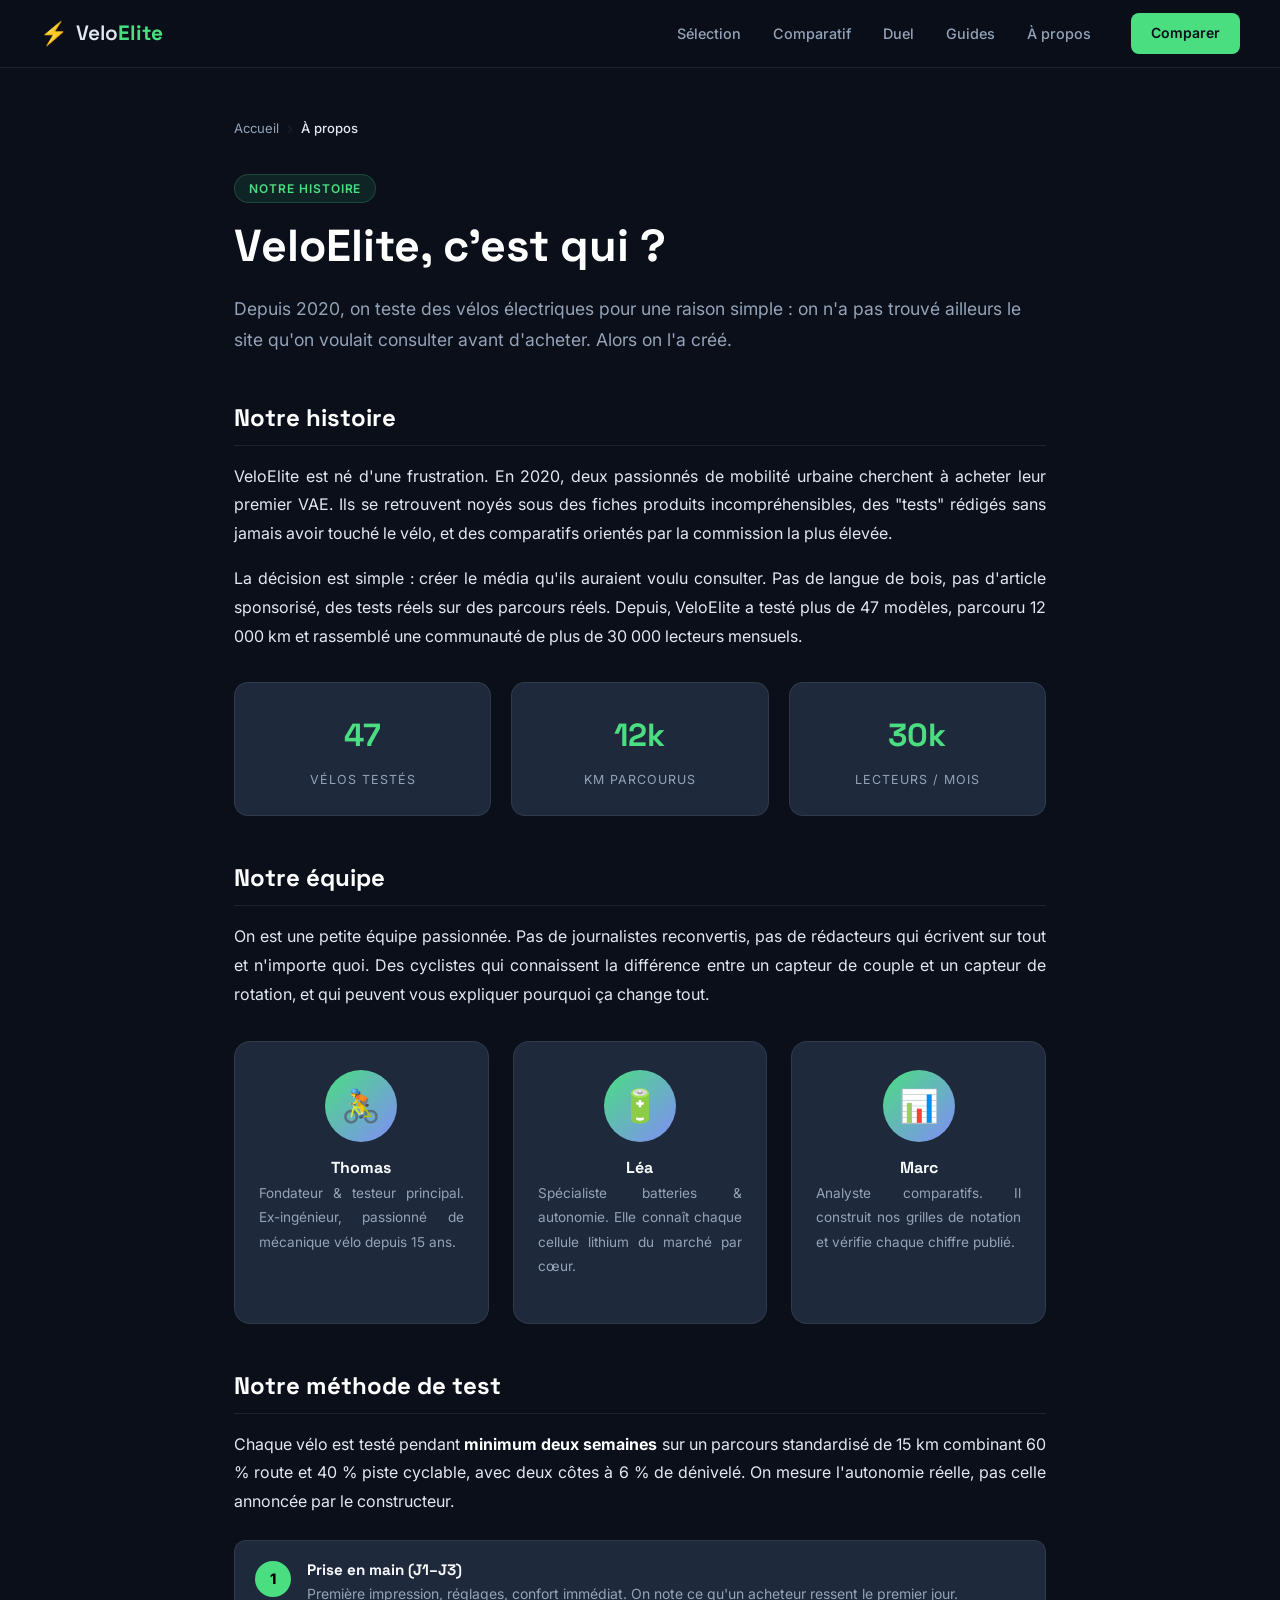
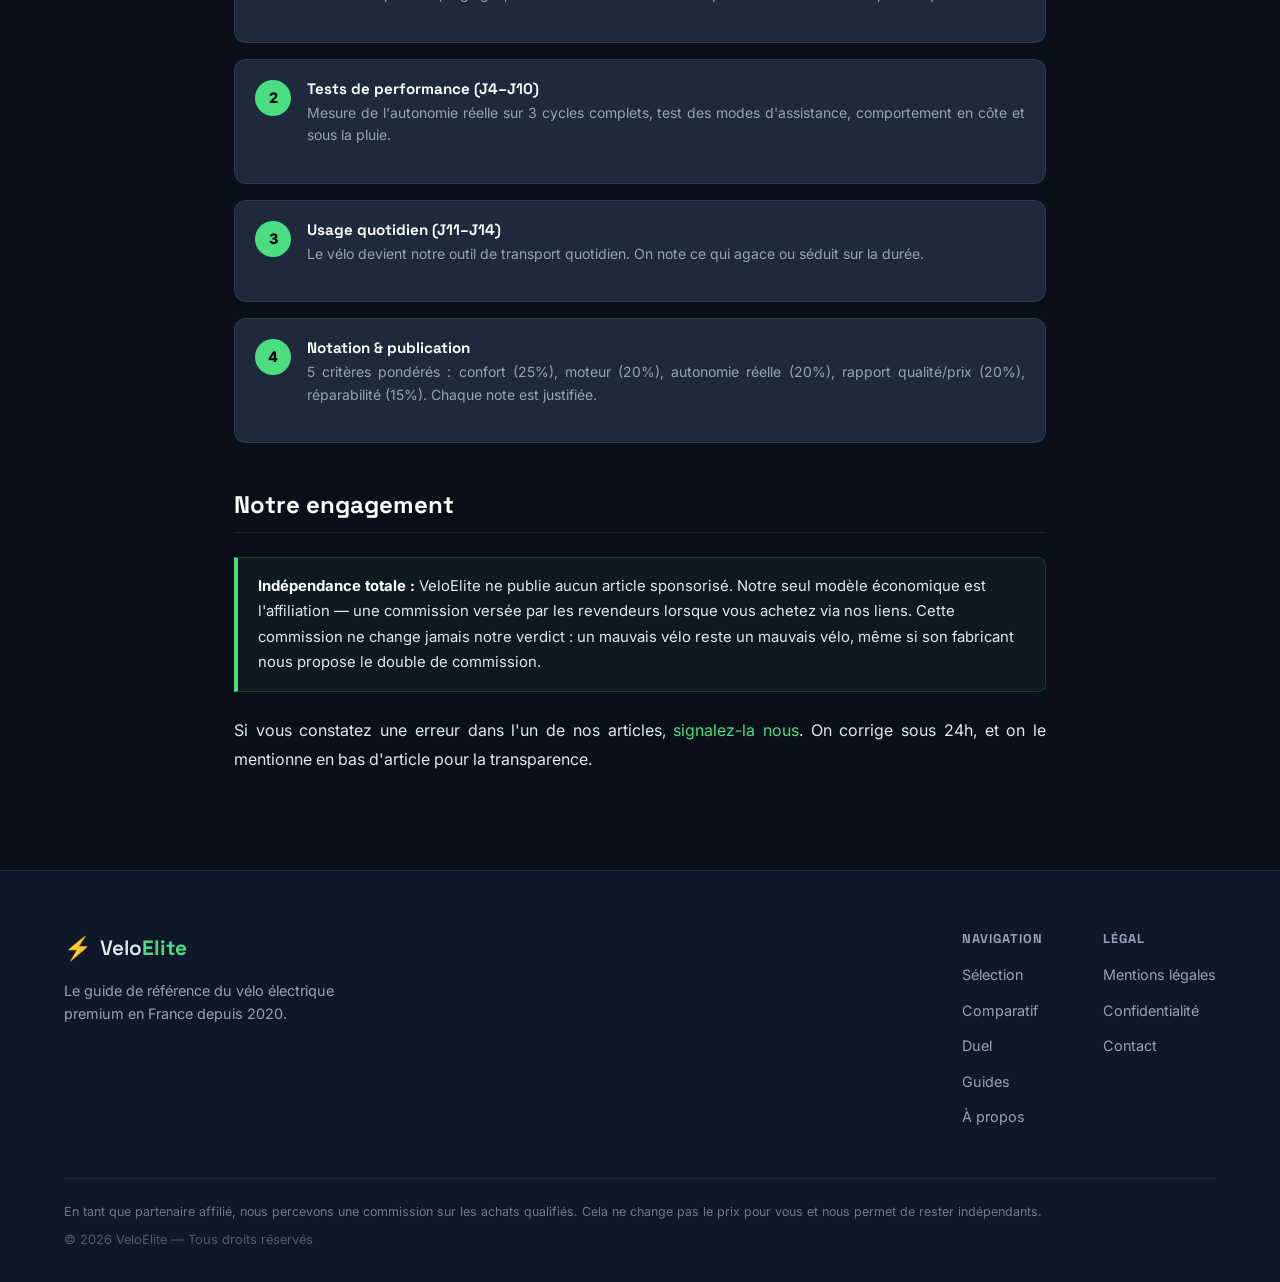
<file: a-propos.html>
<!DOCTYPE html>
<html lang="fr">
<head>
  <meta charset="UTF-8" />
  <meta name="viewport" content="width=device-width, initial-scale=1.0" />
  <title>À propos — VeloElite</title>
  <meta name="description" content="Qui sommes-nous ? L'histoire de VeloElite, notre méthode de test et notre engagement pour l'indépendance éditoriale." />
  <meta property="og:title" content="À propos de VeloElite" />
  <meta property="og:description" content="Qui sommes-nous ? L'histoire de VeloElite, notre méthode de test et notre engagement pour l'indépendance éditoriale." />
  <meta property="og:type" content="website" />
  <meta property="og:locale" content="fr_FR" />
  <meta property="og:image" content="https://images.unsplash.com/photo-1558618666-fcd25c85cd64?w=1200&q=80" />
  <meta name="twitter:card" content="summary_large_image" />
  <link rel="preconnect" href="https://fonts.googleapis.com" />
  <link href="https://fonts.googleapis.com/css2?family=Inter:wght@300;400;500;600;700;800;900&family=Space+Grotesk:wght@400;500;600;700&display=swap" rel="stylesheet" />
  <link rel="stylesheet" href="style.css" />
  <link rel="stylesheet" href="article.css" />
  <link rel="canonical" href="https://veloelite.fr/a-propos.html" />
  <!-- Google Analytics GA4 -->
  <script async src="https://www.googletagmanager.com/gtag/js?id=G-XXXXXXXXXX"></script>
  <script>
    window.dataLayer = window.dataLayer || [];
    function gtag(){dataLayer.push(arguments);}
    gtag('js', new Date());
    gtag('config', 'G-XXXXXXXXXX');
  </script>
  <style>
    .about-team {
      display: grid;
      grid-template-columns: repeat(auto-fit, minmax(220px, 1fr));
      gap: 24px;
      margin: 32px 0;
    }
    .team-card {
      background: var(--surface, #1e293b);
      border: 1px solid var(--border);
      border-radius: 16px;
      padding: 28px 24px;
      text-align: center;
      transition: border-color 0.25s;
    }
    .team-card:hover { border-color: var(--green); }
    .team-avatar {
      width: 72px; height: 72px;
      border-radius: 50%;
      background: linear-gradient(135deg, var(--green), var(--purple));
      display: flex; align-items: center; justify-content: center;
      font-size: 2rem;
      margin: 0 auto 16px;
    }
    .team-card h4 { font-size: 1rem; font-weight: 700; color: var(--text-bright, #f8fafc); margin-bottom: 4px; }
    .team-card p { font-size: 0.85rem; color: var(--muted); }
    .method-steps { display: flex; flex-direction: column; gap: 16px; margin: 24px 0; }
    .method-step {
      display: flex; align-items: flex-start; gap: 16px;
      background: var(--surface, #1e293b);
      border: 1px solid var(--border);
      border-radius: 12px;
      padding: 20px;
    }
    .step-num {
      min-width: 36px; height: 36px;
      background: var(--green); color: #000;
      border-radius: 50%;
      display: flex; align-items: center; justify-content: center;
      font-weight: 800; font-size: 0.9rem;
      flex-shrink: 0;
    }
    .method-step h4 { font-size: 0.95rem; font-weight: 700; color: var(--text-bright, #f8fafc); margin-bottom: 4px; }
    .method-step p { font-size: 0.875rem; color: var(--muted); text-align: justify; line-height: 1.6; }
    .stat-grid {
      display: grid;
      grid-template-columns: repeat(3, 1fr);
      gap: 20px;
      margin: 32px 0;
      text-align: center;
    }
    .stat-box {
      background: var(--surface, #1e293b);
      border: 1px solid var(--border);
      border-radius: 14px;
      padding: 24px 16px;
    }
    .stat-box .num { font-size: 2rem; font-weight: 800; color: var(--green); font-family: 'Space Grotesk', sans-serif; }
    .stat-box .lbl { font-size: 0.78rem; color: var(--muted); text-transform: uppercase; letter-spacing: 0.08em; margin-top: 4px; }
    @media (max-width: 500px) { .stat-grid { grid-template-columns: 1fr; } }
  </style>
  <link rel="manifest" href="/manifest.json" />
  <meta name="theme-color" content="#4ade80" />
  <meta name="apple-mobile-web-app-capable" content="yes" />
  <meta name="apple-mobile-web-app-status-bar-style" content="black-translucent" />
</head>
<body>

  <nav class="nav scrolled" id="nav">
    <div class="nav-inner">
      <a href="index.html" class="logo">
        <span class="logo-icon">⚡</span>
        <span>Velo<strong>Elite</strong></span>
      </a>
      <ul class="nav-links">
        <li><a href="index.html#selection">Sélection</a></li>
        <li><a href="index.html#comparatif">Comparatif</a></li>
        <li><a href="index.html#duel">Duel</a></li>
        <li><a href="index.html#guides">Guides</a></li>
        <li><a href="a-propos.html">À propos</a></li>
      </ul>
      <a href="index.html#comparatif" class="nav-cta">Comparer</a>
    </div>
  </nav>

  <main class="article-main">
    <div class="article-container" style="max-width: 860px;">

      <nav class="breadcrumb" aria-label="Fil d'ariane">
        <a href="index.html">Accueil</a>
        <span class="breadcrumb-sep">›</span>
        <span class="breadcrumb-current">À propos</span>
      </nav>

      <header class="article-header">
        <span class="article-tag">Notre histoire</span>
        <h1>VeloElite, c'est qui ?</h1>
        <p class="article-intro">Depuis 2020, on teste des vélos électriques pour une raison simple : on n'a pas trouvé ailleurs le site qu'on voulait consulter avant d'acheter. Alors on l'a créé.</p>
      </header>

      <div class="article-body">

        <h2>Notre histoire</h2>
        <p>VeloElite est né d'une frustration. En 2020, deux passionnés de mobilité urbaine cherchent à acheter leur premier VAE. Ils se retrouvent noyés sous des fiches produits incompréhensibles, des "tests" rédigés sans jamais avoir touché le vélo, et des comparatifs orientés par la commission la plus élevée.</p>
        <p>La décision est simple : créer le média qu'ils auraient voulu consulter. Pas de langue de bois, pas d'article sponsorisé, des tests réels sur des parcours réels. Depuis, VeloElite a testé plus de 47 modèles, parcouru 12 000 km et rassemblé une communauté de plus de 30 000 lecteurs mensuels.</p>

        <div class="stat-grid">
          <div class="stat-box"><div class="num">47</div><div class="lbl">Vélos testés</div></div>
          <div class="stat-box"><div class="num">12k</div><div class="lbl">Km parcourus</div></div>
          <div class="stat-box"><div class="num">30k</div><div class="lbl">Lecteurs / mois</div></div>
        </div>

        <h2>Notre équipe</h2>
        <p>On est une petite équipe passionnée. Pas de journalistes reconvertis, pas de rédacteurs qui écrivent sur tout et n'importe quoi. Des cyclistes qui connaissent la différence entre un capteur de couple et un capteur de rotation, et qui peuvent vous expliquer pourquoi ça change tout.</p>

        <div class="about-team">
          <div class="team-card">
            <div class="team-avatar">🚴</div>
            <h4>Thomas</h4>
            <p>Fondateur & testeur principal. Ex-ingénieur, passionné de mécanique vélo depuis 15 ans.</p>
          </div>
          <div class="team-card">
            <div class="team-avatar">🔋</div>
            <h4>Léa</h4>
            <p>Spécialiste batteries & autonomie. Elle connaît chaque cellule lithium du marché par cœur.</p>
          </div>
          <div class="team-card">
            <div class="team-avatar">📊</div>
            <h4>Marc</h4>
            <p>Analyste comparatifs. Il construit nos grilles de notation et vérifie chaque chiffre publié.</p>
          </div>
        </div>

        <h2>Notre méthode de test</h2>
        <p>Chaque vélo est testé pendant <strong>minimum deux semaines</strong> sur un parcours standardisé de 15 km combinant 60 % route et 40 % piste cyclable, avec deux côtes à 6 % de dénivelé. On mesure l'autonomie réelle, pas celle annoncée par le constructeur.</p>

        <div class="method-steps">
          <div class="method-step">
            <div class="step-num">1</div>
            <div>
              <h4>Prise en main (J1–J3)</h4>
              <p>Première impression, réglages, confort immédiat. On note ce qu'un acheteur ressent le premier jour.</p>
            </div>
          </div>
          <div class="method-step">
            <div class="step-num">2</div>
            <div>
              <h4>Tests de performance (J4–J10)</h4>
              <p>Mesure de l'autonomie réelle sur 3 cycles complets, test des modes d'assistance, comportement en côte et sous la pluie.</p>
            </div>
          </div>
          <div class="method-step">
            <div class="step-num">3</div>
            <div>
              <h4>Usage quotidien (J11–J14)</h4>
              <p>Le vélo devient notre outil de transport quotidien. On note ce qui agace ou séduit sur la durée.</p>
            </div>
          </div>
          <div class="method-step">
            <div class="step-num">4</div>
            <div>
              <h4>Notation & publication</h4>
              <p>5 critères pondérés : confort (25%), moteur (20%), autonomie réelle (20%), rapport qualité/prix (20%), réparabilité (15%). Chaque note est justifiée.</p>
            </div>
          </div>
        </div>

        <h2>Notre engagement</h2>
        <div class="article-callout">
          <strong>Indépendance totale :</strong> VeloElite ne publie aucun article sponsorisé. Notre seul modèle économique est l'affiliation — une commission versée par les revendeurs lorsque vous achetez via nos liens. Cette commission ne change jamais notre verdict : un mauvais vélo reste un mauvais vélo, même si son fabricant nous propose le double de commission.
        </div>
        <p>Si vous constatez une erreur dans l'un de nos articles, <a href="contact.html" style="color:var(--green);">signalez-la nous</a>. On corrige sous 24h, et on le mentionne en bas d'article pour la transparence.</p>

      </div>
    </div>
  </main>

  <footer class="footer">
    <div class="container">
      <div class="footer-top">
        <div class="footer-brand">
          <a href="index.html" class="logo">
            <span class="logo-icon">⚡</span>
            <span>Velo<strong>Elite</strong></span>
          </a>
          <p>Le guide de référence du vélo électrique premium en France depuis 2020.</p>
        </div>
        <div class="footer-links">
          <div class="footer-col">
            <h5>Navigation</h5>
            <ul>
              <li><a href="index.html#selection">Sélection</a></li>
              <li><a href="index.html#comparatif">Comparatif</a></li>
              <li><a href="index.html#duel">Duel</a></li>
              <li><a href="index.html#guides">Guides</a></li>
              <li><a href="a-propos.html">À propos</a></li>
            </ul>
          </div>
          <div class="footer-col">
            <h5>Légal</h5>
            <ul>
              <li><a href="mentions-legales.html">Mentions légales</a></li>
              <li><a href="confidentialite.html">Confidentialité</a></li>
              <li><a href="contact.html">Contact</a></li>
            </ul>
          </div>
        </div>
      </div>
      <div class="footer-bottom">
        <p class="affiliate-note">En tant que partenaire affilié, nous percevons une commission sur les achats qualifiés. Cela ne change pas le prix pour vous et nous permet de rester indépendants.</p>
        <p class="copyright">© 2026 VeloElite — Tous droits réservés</p>
      </div>
    </div>
  </footer>

</body>
</html>
</file>
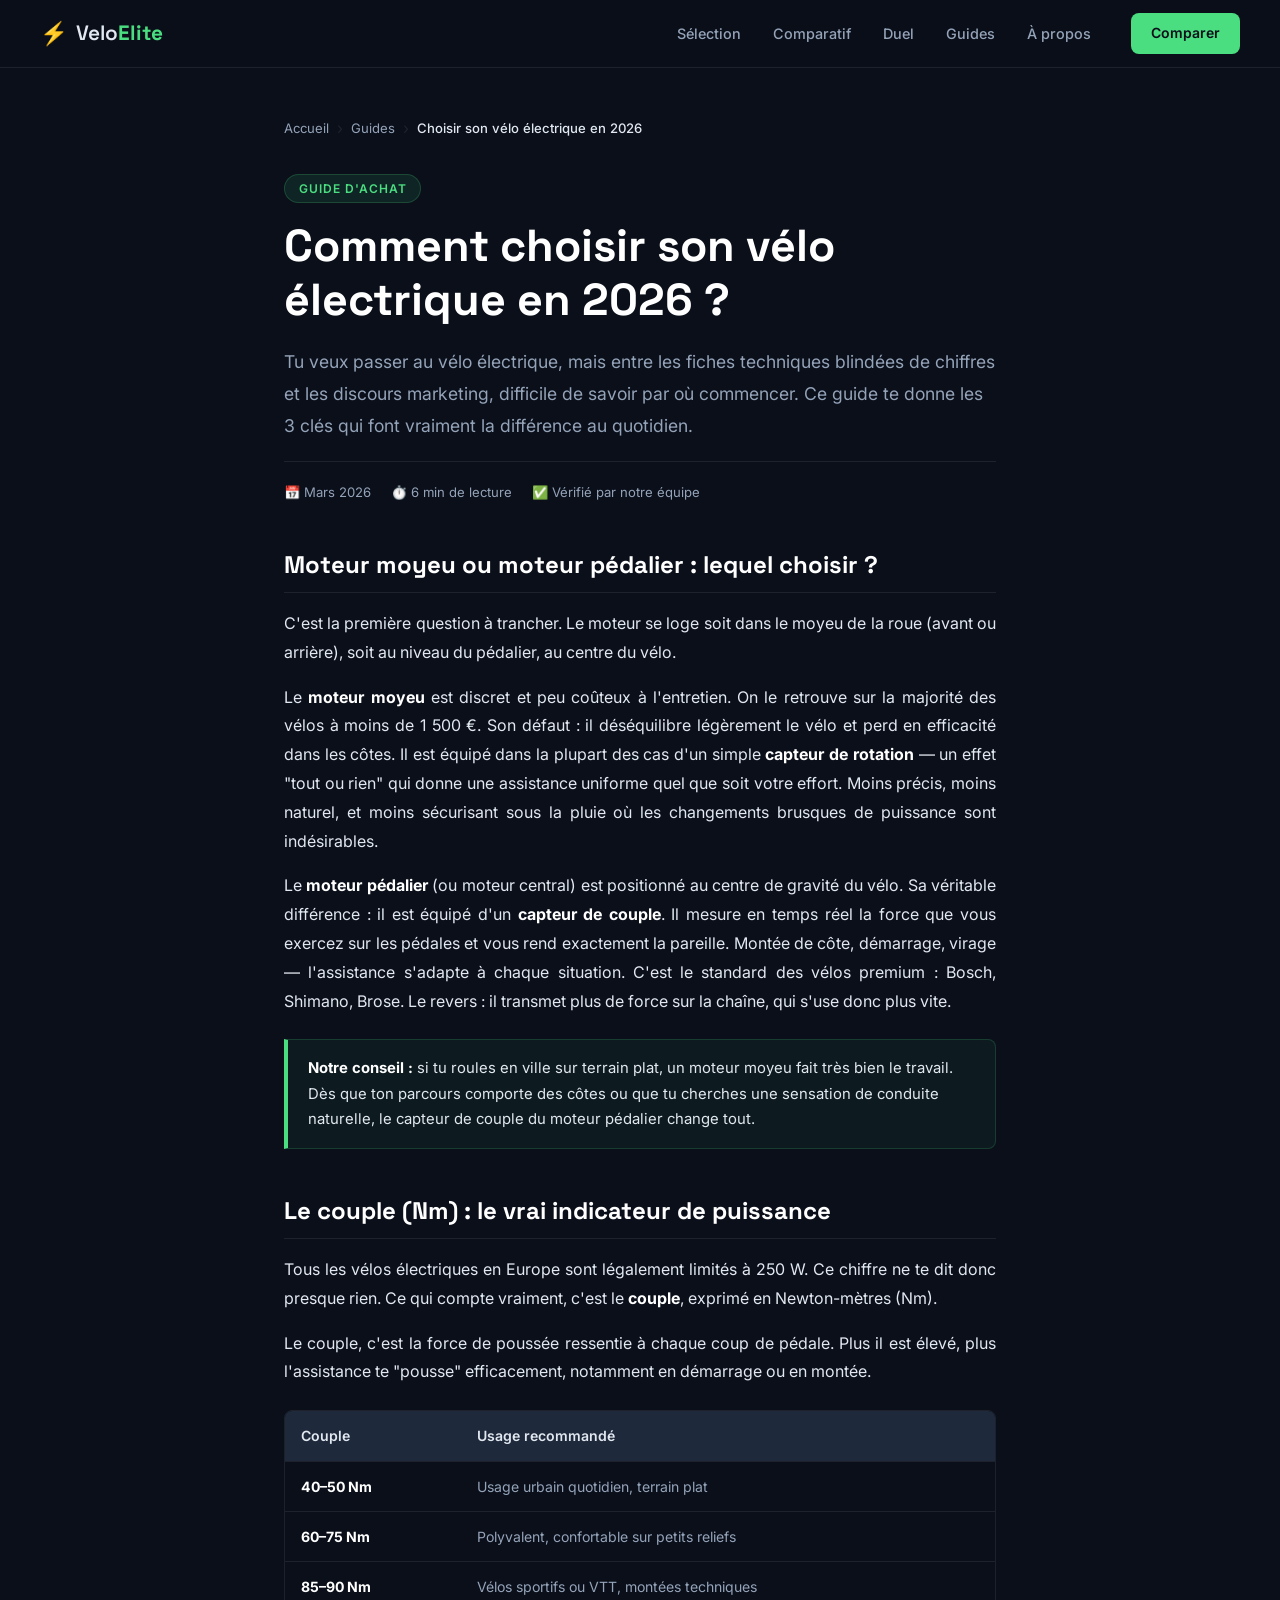
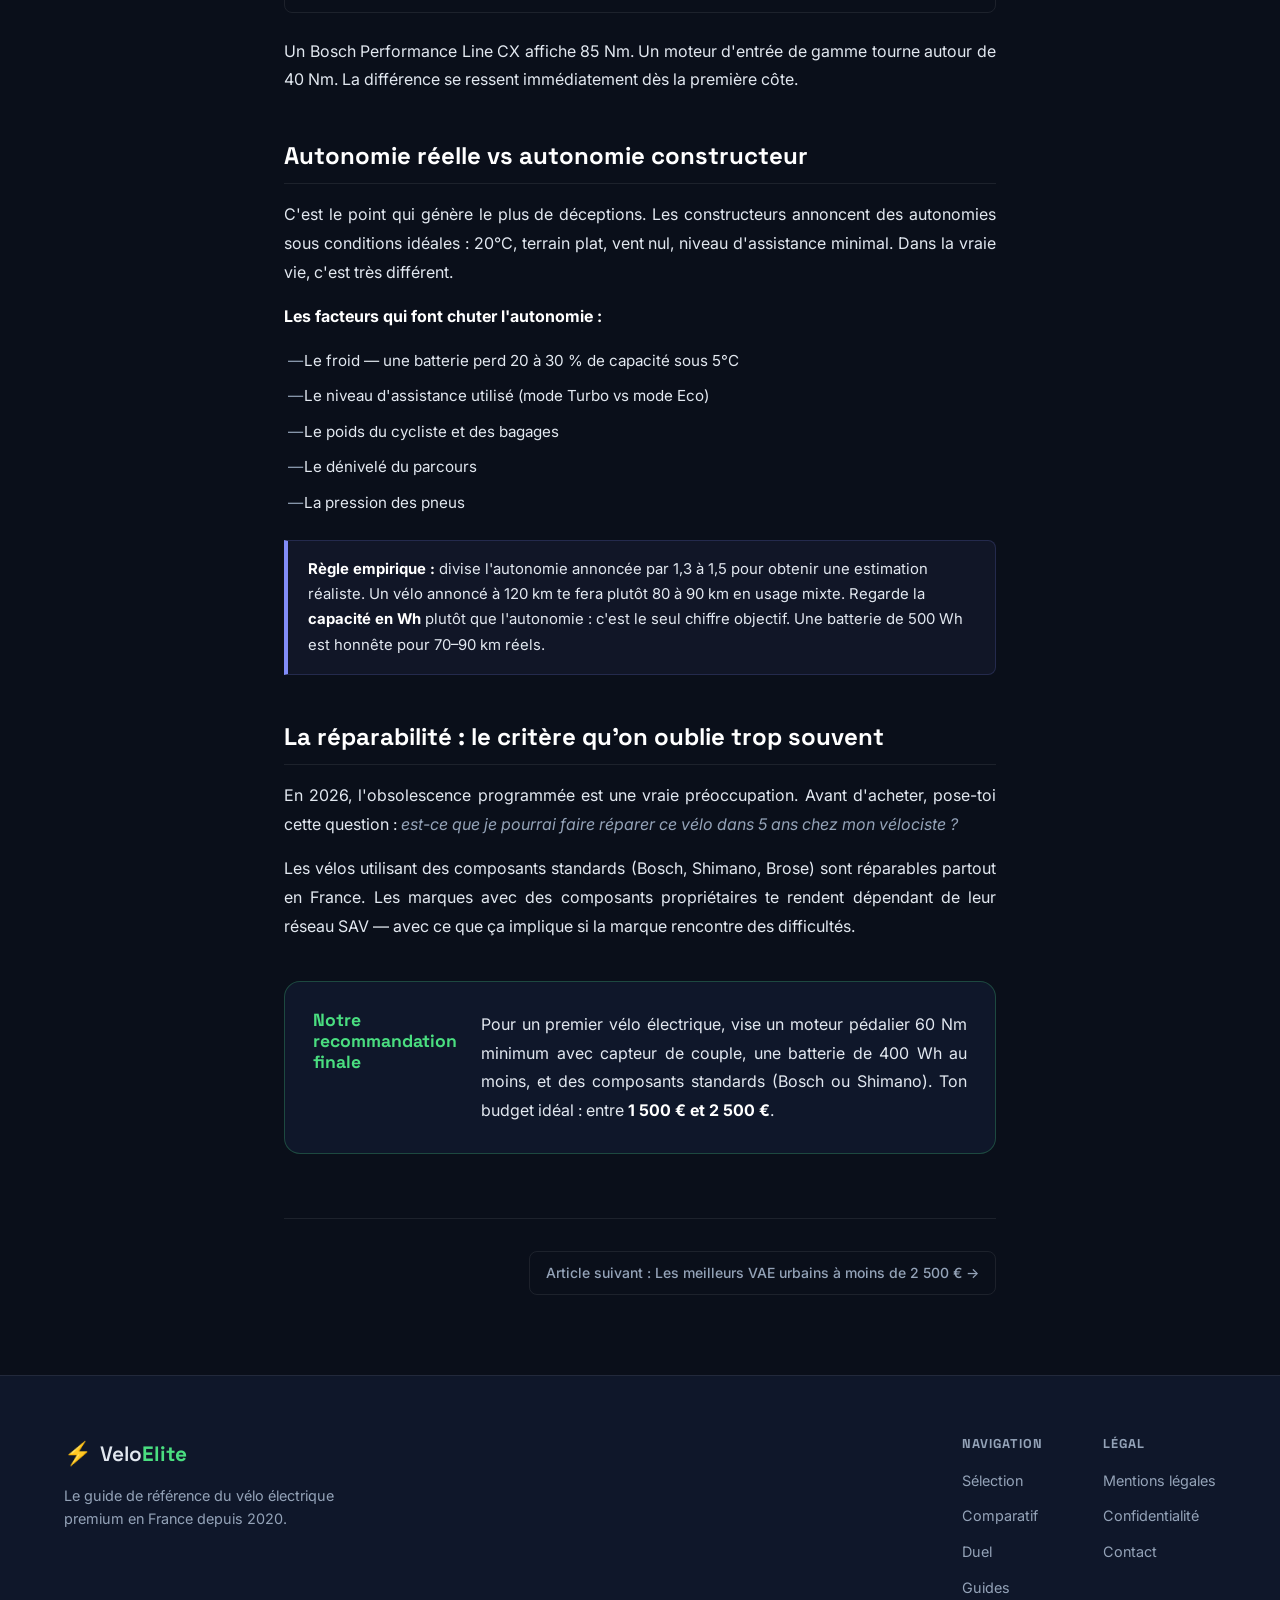
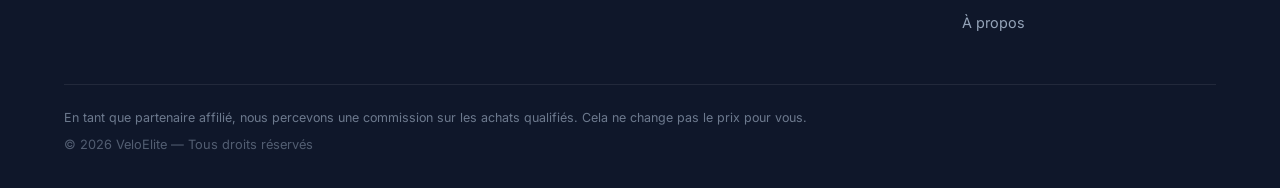
<file: article1.html>
<!DOCTYPE html>
<html lang="fr">
<head>
  <meta charset="UTF-8" />
  <meta name="viewport" content="width=device-width, initial-scale=1.0" />
  <title>Comment choisir son vélo électrique en 2026 ? — VeloElite</title>
  <meta name="description" content="Guide complet pour choisir son VAE en 2026 : moteur moyeu vs pédalier, couple, autonomie réelle. Tout ce qu'il faut savoir avant d'acheter." />
  <link rel="preconnect" href="https://fonts.googleapis.com" />
  <link href="https://fonts.googleapis.com/css2?family=Inter:wght@300;400;500;600;700;800;900&family=Space+Grotesk:wght@400;500;600;700&display=swap" rel="stylesheet" />
  <link rel="stylesheet" href="style.css" />
  <link rel="stylesheet" href="article.css" />
  <!-- Open Graph -->
  <meta property="og:title" content="Comment choisir son vélo électrique en 2026 ? — VeloElite" />
  <meta property="og:description" content="Guide complet : moteur moyeu vs pédalier, couple, autonomie réelle. Tout pour choisir son VAE." />
  <meta property="og:type" content="article" />
  <meta property="og:locale" content="fr_FR" />
  <meta property="og:image" content="https://images.unsplash.com/photo-1558618666-fcd25c85cd64?w=1200&q=80" />
  <meta name="twitter:card" content="summary_large_image" />
  <meta name="twitter:title" content="Comment choisir son vélo électrique en 2026 ? — VeloElite" />
  <meta name="twitter:description" content="Guide complet : moteur moyeu vs pédalier, couple, autonomie réelle. Tout pour choisir son VAE." />
  <link rel="canonical" href="https://veloelite.fr/article1.html" />
  <!-- Google Analytics GA4 -->
  <script async src="https://www.googletagmanager.com/gtag/js?id=G-XXXXXXXXXX"></script>
  <script>
    window.dataLayer = window.dataLayer || [];
    function gtag(){dataLayer.push(arguments);}
    gtag('js', new Date());
    gtag('config', 'G-XXXXXXXXXX');
  </script>
  <link rel="manifest" href="/manifest.json" />
  <meta name="theme-color" content="#4ade80" />
  <meta name="apple-mobile-web-app-capable" content="yes" />
  <meta name="apple-mobile-web-app-status-bar-style" content="black-translucent" />
</head>
<body>

  <nav class="nav scrolled" id="nav">
    <div class="nav-inner">
      <a href="index.html" class="logo">
        <span class="logo-icon">⚡</span>
        <span>Velo<strong>Elite</strong></span>
      </a>
      <ul class="nav-links">
        <li><a href="index.html#selection">Sélection</a></li>
        <li><a href="index.html#comparatif">Comparatif</a></li>
        <li><a href="index.html#duel">Duel</a></li>
        <li><a href="index.html#guides">Guides</a></li>
        <li><a href="a-propos.html">À propos</a></li>
      </ul>
      <a href="index.html#comparatif" class="nav-cta">Comparer</a>
    </div>
  </nav>

  <main class="article-main">
    <div class="article-container">

      <nav class="breadcrumb" aria-label="Fil d'ariane">
        <a href="index.html">Accueil</a>
        <span class="breadcrumb-sep">›</span>
        <a href="index.html#articles">Guides</a>
        <span class="breadcrumb-sep">›</span>
        <span class="breadcrumb-current">Choisir son vélo électrique en 2026</span>
      </nav>

      <header class="article-header">
        <span class="article-tag">Guide d'achat</span>
        <h1>Comment choisir son vélo électrique en 2026 ?</h1>
        <p class="article-intro">Tu veux passer au vélo électrique, mais entre les fiches techniques blindées de chiffres et les discours marketing, difficile de savoir par où commencer. Ce guide te donne les 3 clés qui font vraiment la différence au quotidien.</p>
        <div class="article-meta">
          <span>📅 Mars 2026</span>
          <span>⏱️ 6 min de lecture</span>
          <span>✅ Vérifié par notre équipe</span>
        </div>
      </header>

      <div class="article-body">

        <h2>Moteur moyeu ou moteur pédalier : lequel choisir ?</h2>
        <p>C'est la première question à trancher. Le moteur se loge soit dans le moyeu de la roue (avant ou arrière), soit au niveau du pédalier, au centre du vélo.</p>

        <p>Le <strong>moteur moyeu</strong> est discret et peu coûteux à l'entretien. On le retrouve sur la majorité des vélos à moins de 1 500 €. Son défaut : il déséquilibre légèrement le vélo et perd en efficacité dans les côtes. Il est équipé dans la plupart des cas d'un simple <strong>capteur de rotation</strong> — un effet "tout ou rien" qui donne une assistance uniforme quel que soit votre effort. Moins précis, moins naturel, et moins sécurisant sous la pluie où les changements brusques de puissance sont indésirables.</p>

        <p>Le <strong>moteur pédalier</strong> (ou moteur central) est positionné au centre de gravité du vélo. Sa véritable différence : il est équipé d'un <strong>capteur de couple</strong>. Il mesure en temps réel la force que vous exercez sur les pédales et vous rend exactement la pareille. Montée de côte, démarrage, virage — l'assistance s'adapte à chaque situation. C'est le standard des vélos premium : Bosch, Shimano, Brose. Le revers : il transmet plus de force sur la chaîne, qui s'use donc plus vite.</p>

        <div class="article-callout">
          <strong>Notre conseil :</strong> si tu roules en ville sur terrain plat, un moteur moyeu fait très bien le travail. Dès que ton parcours comporte des côtes ou que tu cherches une sensation de conduite naturelle, le capteur de couple du moteur pédalier change tout.
        </div>

        <h2>Le couple (Nm) : le vrai indicateur de puissance</h2>
        <p>Tous les vélos électriques en Europe sont légalement limités à 250 W. Ce chiffre ne te dit donc presque rien. Ce qui compte vraiment, c'est le <strong>couple</strong>, exprimé en Newton-mètres (Nm).</p>
        <p>Le couple, c'est la force de poussée ressentie à chaque coup de pédale. Plus il est élevé, plus l'assistance te "pousse" efficacement, notamment en démarrage ou en montée.</p>

        <div class="article-table-wrapper">
          <table class="article-table">
            <thead>
              <tr><th>Couple</th><th>Usage recommandé</th></tr>
            </thead>
            <tbody>
              <tr><td><strong>40–50 Nm</strong></td><td>Usage urbain quotidien, terrain plat</td></tr>
              <tr><td><strong>60–75 Nm</strong></td><td>Polyvalent, confortable sur petits reliefs</td></tr>
              <tr><td><strong>85–90 Nm</strong></td><td>Vélos sportifs ou VTT, montées techniques</td></tr>
            </tbody>
          </table>
        </div>

        <p>Un Bosch Performance Line CX affiche 85 Nm. Un moteur d'entrée de gamme tourne autour de 40 Nm. La différence se ressent immédiatement dès la première côte.</p>

        <h2>Autonomie réelle vs autonomie constructeur</h2>
        <p>C'est le point qui génère le plus de déceptions. Les constructeurs annoncent des autonomies sous conditions idéales : 20°C, terrain plat, vent nul, niveau d'assistance minimal. Dans la vraie vie, c'est très différent.</p>

        <p><strong>Les facteurs qui font chuter l'autonomie :</strong></p>
        <ul class="article-list">
          <li>Le froid — une batterie perd 20 à 30 % de capacité sous 5°C</li>
          <li>Le niveau d'assistance utilisé (mode Turbo vs mode Eco)</li>
          <li>Le poids du cycliste et des bagages</li>
          <li>Le dénivelé du parcours</li>
          <li>La pression des pneus</li>
        </ul>

        <div class="article-callout callout-tip">
          <strong>Règle empirique :</strong> divise l'autonomie annoncée par 1,3 à 1,5 pour obtenir une estimation réaliste. Un vélo annoncé à 120 km te fera plutôt 80 à 90 km en usage mixte. Regarde la <strong>capacité en Wh</strong> plutôt que l'autonomie : c'est le seul chiffre objectif. Une batterie de 500 Wh est honnête pour 70–90 km réels.
        </div>

        <h2>La réparabilité : le critère qu'on oublie trop souvent</h2>
        <p>En 2026, l'obsolescence programmée est une vraie préoccupation. Avant d'acheter, pose-toi cette question : <em>est-ce que je pourrai faire réparer ce vélo dans 5 ans chez mon vélociste ?</em></p>
        <p>Les vélos utilisant des composants standards (Bosch, Shimano, Brose) sont réparables partout en France. Les marques avec des composants propriétaires te rendent dépendant de leur réseau SAV — avec ce que ça implique si la marque rencontre des difficultés.</p>

        <div class="article-verdict">
          <h3>Notre recommandation finale</h3>
          <p>Pour un premier vélo électrique, vise un moteur pédalier 60 Nm minimum avec capteur de couple, une batterie de 400 Wh au moins, et des composants standards (Bosch ou Shimano). Ton budget idéal : entre <strong>1 500 € et 2 500 €</strong>.</p>
        </div>

      </div>

      <div class="article-footer-links">
        <a href="article2.html" class="next-article">Article suivant : Les meilleurs VAE urbains à moins de 2 500 € →</a>
      </div>

    </div>
  </main>

  <footer class="footer">
    <div class="container">
      <div class="footer-top">
        <div class="footer-brand">
          <a href="index.html" class="logo">
            <span class="logo-icon">⚡</span>
            <span>Velo<strong>Elite</strong></span>
          </a>
          <p>Le guide de référence du vélo électrique premium en France depuis 2020.</p>
        </div>
        <div class="footer-links">
          <div class="footer-col">
            <h5>Navigation</h5>
            <ul>
              <li><a href="index.html#selection">Sélection</a></li>
              <li><a href="index.html#comparatif">Comparatif</a></li>
              <li><a href="index.html#duel">Duel</a></li>
              <li><a href="index.html#guides">Guides</a></li>
              <li><a href="a-propos.html">À propos</a></li>
            </ul>
          </div>
          <div class="footer-col">
            <h5>Légal</h5>
            <ul>
              <li><a href="mentions-legales.html">Mentions légales</a></li>
              <li><a href="confidentialite.html">Confidentialité</a></li>
              <li><a href="contact.html">Contact</a></li>
            </ul>
          </div>
        </div>
      </div>
      <div class="footer-bottom">
        <p class="affiliate-note">En tant que partenaire affilié, nous percevons une commission sur les achats qualifiés. Cela ne change pas le prix pour vous.</p>
        <p class="copyright">© 2026 VeloElite — Tous droits réservés</p>
      </div>
    </div>
  </footer>

</body>
</html>
</file>
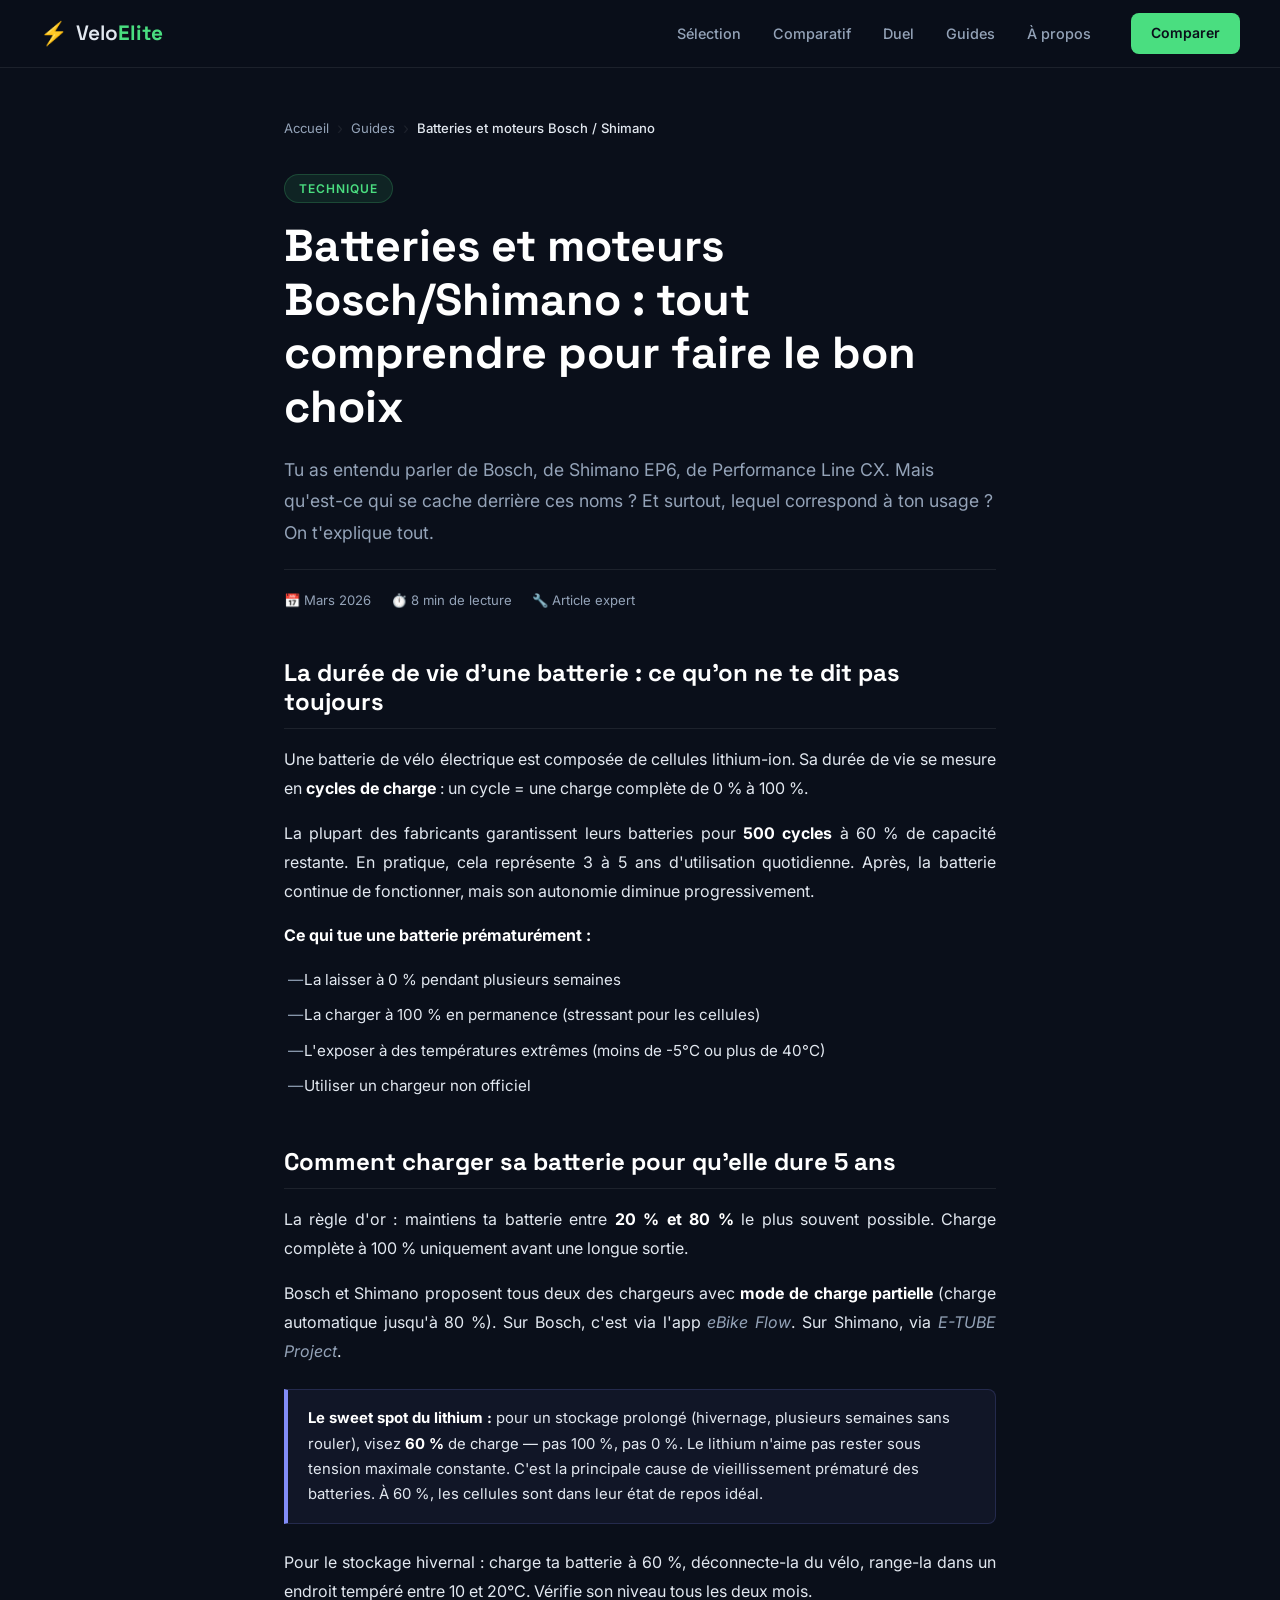
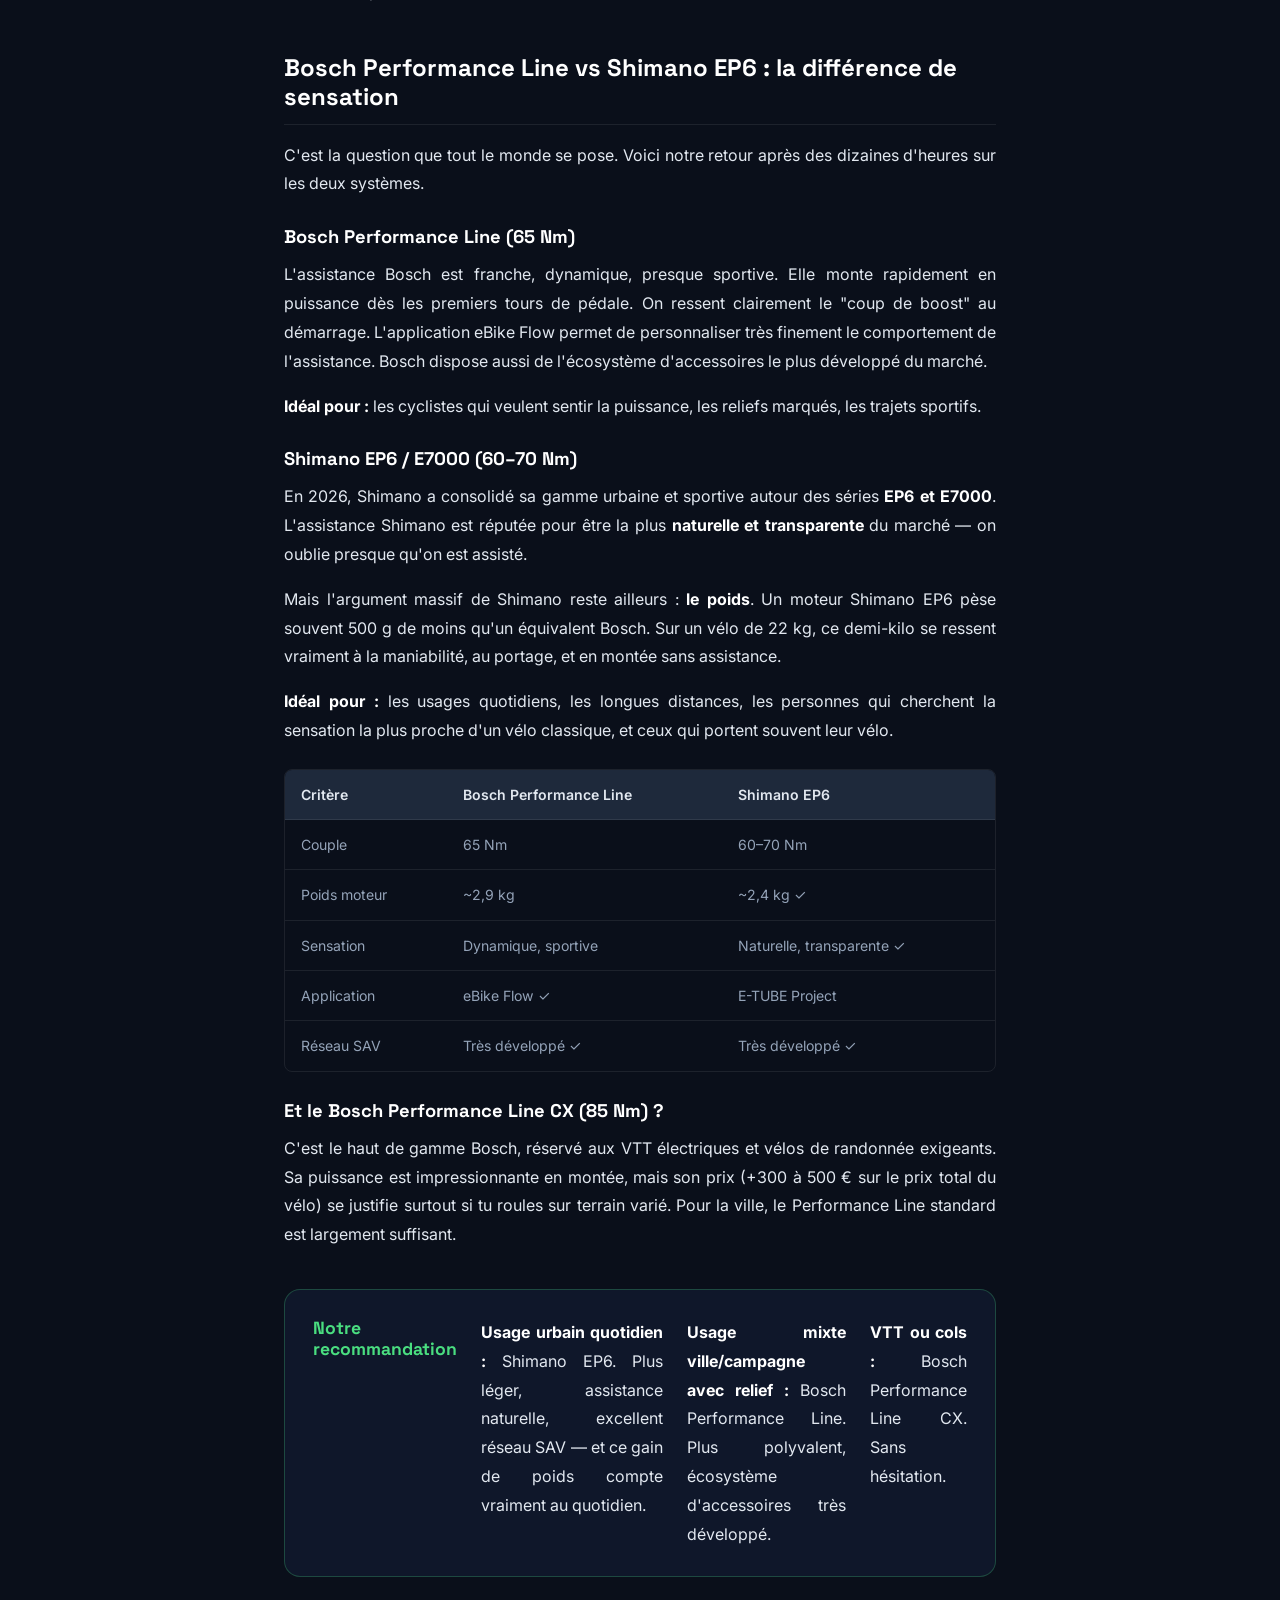
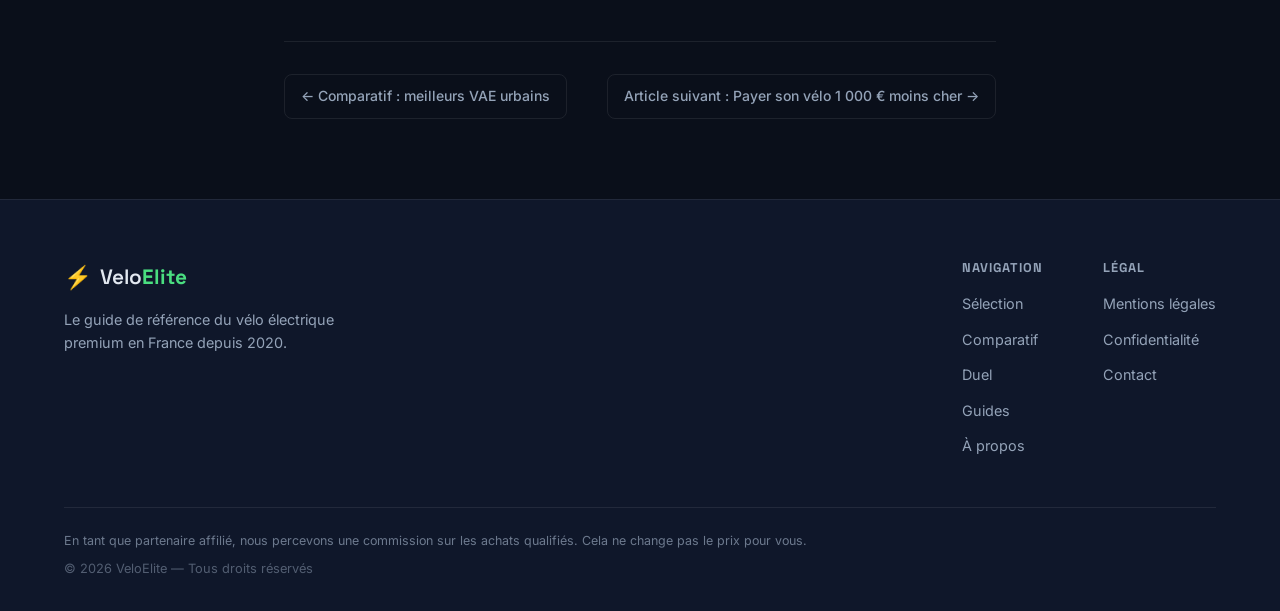
<file: article3.html>
<!DOCTYPE html>
<html lang="fr">
<head>
  <meta charset="UTF-8" />
  <meta name="viewport" content="width=device-width, initial-scale=1.0" />
  <title>Batteries et moteurs Bosch / Shimano : tout comprendre — VeloElite</title>
  <meta name="description" content="Durée de vie des batteries, comment charger pour qu'elle dure 5 ans, Bosch Performance Line vs Shimano EP6 : le guide technique complet." />
  <link rel="preconnect" href="https://fonts.googleapis.com" />
  <link href="https://fonts.googleapis.com/css2?family=Inter:wght@300;400;500;600;700;800;900&family=Space+Grotesk:wght@400;500;600;700&display=swap" rel="stylesheet" />
  <link rel="stylesheet" href="style.css" />
  <link rel="stylesheet" href="article.css" />
  <!-- Open Graph -->
  <meta property="og:title" content="Batteries et moteurs Bosch/Shimano — VeloElite" />
  <meta property="og:description" content="Tout comprendre sur les batteries lithium-ion et la différence entre Bosch et Shimano Steps." />
  <meta property="og:type" content="article" />
  <meta property="og:locale" content="fr_FR" />
  <meta property="og:image" content="https://images.unsplash.com/photo-1558618666-fcd25c85cd64?w=1200&q=80" />
  <meta name="twitter:card" content="summary_large_image" />
  <meta name="twitter:title" content="Batteries et moteurs Bosch/Shimano — VeloElite" />
  <meta name="twitter:description" content="Tout comprendre sur les batteries lithium-ion et la différence entre Bosch et Shimano Steps." />
  <link rel="canonical" href="https://veloelite.fr/article3.html" />
  <!-- Google Analytics GA4 -->
  <script async src="https://www.googletagmanager.com/gtag/js?id=G-XXXXXXXXXX"></script>
  <script>
    window.dataLayer = window.dataLayer || [];
    function gtag(){dataLayer.push(arguments);}
    gtag('js', new Date());
    gtag('config', 'G-XXXXXXXXXX');
  </script>
  <link rel="manifest" href="/manifest.json" />
  <meta name="theme-color" content="#4ade80" />
  <meta name="apple-mobile-web-app-capable" content="yes" />
  <meta name="apple-mobile-web-app-status-bar-style" content="black-translucent" />
</head>
<body>

  <nav class="nav scrolled" id="nav">
    <div class="nav-inner">
      <a href="index.html" class="logo">
        <span class="logo-icon">⚡</span>
        <span>Velo<strong>Elite</strong></span>
      </a>
      <ul class="nav-links">
        <li><a href="index.html#selection">Sélection</a></li>
        <li><a href="index.html#comparatif">Comparatif</a></li>
        <li><a href="index.html#duel">Duel</a></li>
        <li><a href="index.html#guides">Guides</a></li>
        <li><a href="a-propos.html">À propos</a></li>
      </ul>
      <a href="index.html#comparatif" class="nav-cta">Comparer</a>
    </div>
  </nav>

  <main class="article-main">
    <div class="article-container">

      <nav class="breadcrumb" aria-label="Fil d'ariane">
        <a href="index.html">Accueil</a>
        <span class="breadcrumb-sep">›</span>
        <a href="index.html#articles">Guides</a>
        <span class="breadcrumb-sep">›</span>
        <span class="breadcrumb-current">Batteries et moteurs Bosch / Shimano</span>
      </nav>

      <header class="article-header">
        <span class="article-tag">Technique</span>
        <h1>Batteries et moteurs Bosch/Shimano : tout comprendre pour faire le bon choix</h1>
        <p class="article-intro">Tu as entendu parler de Bosch, de Shimano EP6, de Performance Line CX. Mais qu'est-ce qui se cache derrière ces noms ? Et surtout, lequel correspond à ton usage ? On t'explique tout.</p>
        <div class="article-meta">
          <span>📅 Mars 2026</span>
          <span>⏱️ 8 min de lecture</span>
          <span>🔧 Article expert</span>
        </div>
      </header>

      <div class="article-body">

        <h2>La durée de vie d'une batterie : ce qu'on ne te dit pas toujours</h2>
        <p>Une batterie de vélo électrique est composée de cellules lithium-ion. Sa durée de vie se mesure en <strong>cycles de charge</strong> : un cycle = une charge complète de 0 % à 100 %.</p>
        <p>La plupart des fabricants garantissent leurs batteries pour <strong>500 cycles</strong> à 60 % de capacité restante. En pratique, cela représente 3 à 5 ans d'utilisation quotidienne. Après, la batterie continue de fonctionner, mais son autonomie diminue progressivement.</p>

        <p><strong>Ce qui tue une batterie prématurément :</strong></p>
        <ul class="article-list">
          <li>La laisser à 0 % pendant plusieurs semaines</li>
          <li>La charger à 100 % en permanence (stressant pour les cellules)</li>
          <li>L'exposer à des températures extrêmes (moins de -5°C ou plus de 40°C)</li>
          <li>Utiliser un chargeur non officiel</li>
        </ul>

        <h2>Comment charger sa batterie pour qu'elle dure 5 ans</h2>
        <p>La règle d'or : maintiens ta batterie entre <strong>20 % et 80 %</strong> le plus souvent possible. Charge complète à 100 % uniquement avant une longue sortie.</p>

        <p>Bosch et Shimano proposent tous deux des chargeurs avec <strong>mode de charge partielle</strong> (charge automatique jusqu'à 80 %). Sur Bosch, c'est via l'app <em>eBike Flow</em>. Sur Shimano, via <em>E-TUBE Project</em>.</p>

        <div class="article-callout callout-tip">
          <strong>Le sweet spot du lithium :</strong> pour un stockage prolongé (hivernage, plusieurs semaines sans rouler), visez <strong>60 %</strong> de charge — pas 100 %, pas 0 %. Le lithium n'aime pas rester sous tension maximale constante. C'est la principale cause de vieillissement prématuré des batteries. À 60 %, les cellules sont dans leur état de repos idéal.
        </div>

        <p>Pour le stockage hivernal : charge ta batterie à 60 %, déconnecte-la du vélo, range-la dans un endroit tempéré entre 10 et 20°C. Vérifie son niveau tous les deux mois.</p>

        <h2>Bosch Performance Line vs Shimano EP6 : la différence de sensation</h2>
        <p>C'est la question que tout le monde se pose. Voici notre retour après des dizaines d'heures sur les deux systèmes.</p>

        <h3>Bosch Performance Line (65 Nm)</h3>
        <p>L'assistance Bosch est franche, dynamique, presque sportive. Elle monte rapidement en puissance dès les premiers tours de pédale. On ressent clairement le "coup de boost" au démarrage. L'application eBike Flow permet de personnaliser très finement le comportement de l'assistance. Bosch dispose aussi de l'écosystème d'accessoires le plus développé du marché.</p>

        <p><strong>Idéal pour :</strong> les cyclistes qui veulent sentir la puissance, les reliefs marqués, les trajets sportifs.</p>

        <h3>Shimano EP6 / E7000 (60–70 Nm)</h3>
        <p>En 2026, Shimano a consolidé sa gamme urbaine et sportive autour des séries <strong>EP6 et E7000</strong>. L'assistance Shimano est réputée pour être la plus <strong>naturelle et transparente</strong> du marché — on oublie presque qu'on est assisté.</p>

        <p>Mais l'argument massif de Shimano reste ailleurs : <strong>le poids</strong>. Un moteur Shimano EP6 pèse souvent 500 g de moins qu'un équivalent Bosch. Sur un vélo de 22 kg, ce demi-kilo se ressent vraiment à la maniabilité, au portage, et en montée sans assistance.</p>

        <p><strong>Idéal pour :</strong> les usages quotidiens, les longues distances, les personnes qui cherchent la sensation la plus proche d'un vélo classique, et ceux qui portent souvent leur vélo.</p>

        <div class="article-table-wrapper">
          <table class="article-table">
            <thead>
              <tr><th>Critère</th><th>Bosch Performance Line</th><th>Shimano EP6</th></tr>
            </thead>
            <tbody>
              <tr><td>Couple</td><td>65 Nm</td><td>60–70 Nm</td></tr>
              <tr><td>Poids moteur</td><td>~2,9 kg</td><td>~2,4 kg ✓</td></tr>
              <tr><td>Sensation</td><td>Dynamique, sportive</td><td>Naturelle, transparente ✓</td></tr>
              <tr><td>Application</td><td>eBike Flow ✓</td><td>E-TUBE Project</td></tr>
              <tr><td>Réseau SAV</td><td>Très développé ✓</td><td>Très développé ✓</td></tr>
            </tbody>
          </table>
        </div>

        <h3>Et le Bosch Performance Line CX (85 Nm) ?</h3>
        <p>C'est le haut de gamme Bosch, réservé aux VTT électriques et vélos de randonnée exigeants. Sa puissance est impressionnante en montée, mais son prix (+300 à 500 € sur le prix total du vélo) se justifie surtout si tu roules sur terrain varié. Pour la ville, le Performance Line standard est largement suffisant.</p>

        <div class="article-verdict">
          <h3>Notre recommandation</h3>
          <p><strong>Usage urbain quotidien :</strong> Shimano EP6. Plus léger, assistance naturelle, excellent réseau SAV — et ce gain de poids compte vraiment au quotidien.</p>
          <p><strong>Usage mixte ville/campagne avec relief :</strong> Bosch Performance Line. Plus polyvalent, écosystème d'accessoires très développé.</p>
          <p><strong>VTT ou cols :</strong> Bosch Performance Line CX. Sans hésitation.</p>
        </div>

      </div>

      <div class="article-footer-links">
        <a href="article2.html" class="prev-article">← Comparatif : meilleurs VAE urbains</a>
        <a href="article4.html" class="next-article">Article suivant : Payer son vélo 1 000 € moins cher →</a>
      </div>

    </div>
  </main>

  <footer class="footer">
    <div class="container">
      <div class="footer-top">
        <div class="footer-brand">
          <a href="index.html" class="logo">
            <span class="logo-icon">⚡</span>
            <span>Velo<strong>Elite</strong></span>
          </a>
          <p>Le guide de référence du vélo électrique premium en France depuis 2020.</p>
        </div>
        <div class="footer-links">
          <div class="footer-col">
            <h5>Navigation</h5>
            <ul>
              <li><a href="index.html#selection">Sélection</a></li>
              <li><a href="index.html#comparatif">Comparatif</a></li>
              <li><a href="index.html#duel">Duel</a></li>
              <li><a href="index.html#guides">Guides</a></li>
              <li><a href="a-propos.html">À propos</a></li>
            </ul>
          </div>
          <div class="footer-col">
            <h5>Légal</h5>
            <ul>
              <li><a href="mentions-legales.html">Mentions légales</a></li>
              <li><a href="confidentialite.html">Confidentialité</a></li>
              <li><a href="contact.html">Contact</a></li>
            </ul>
          </div>
        </div>
      </div>
      <div class="footer-bottom">
        <p class="affiliate-note">En tant que partenaire affilié, nous percevons une commission sur les achats qualifiés. Cela ne change pas le prix pour vous.</p>
        <p class="copyright">© 2026 VeloElite — Tous droits réservés</p>
      </div>
    </div>
  </footer>

</body>
</html>
</file>
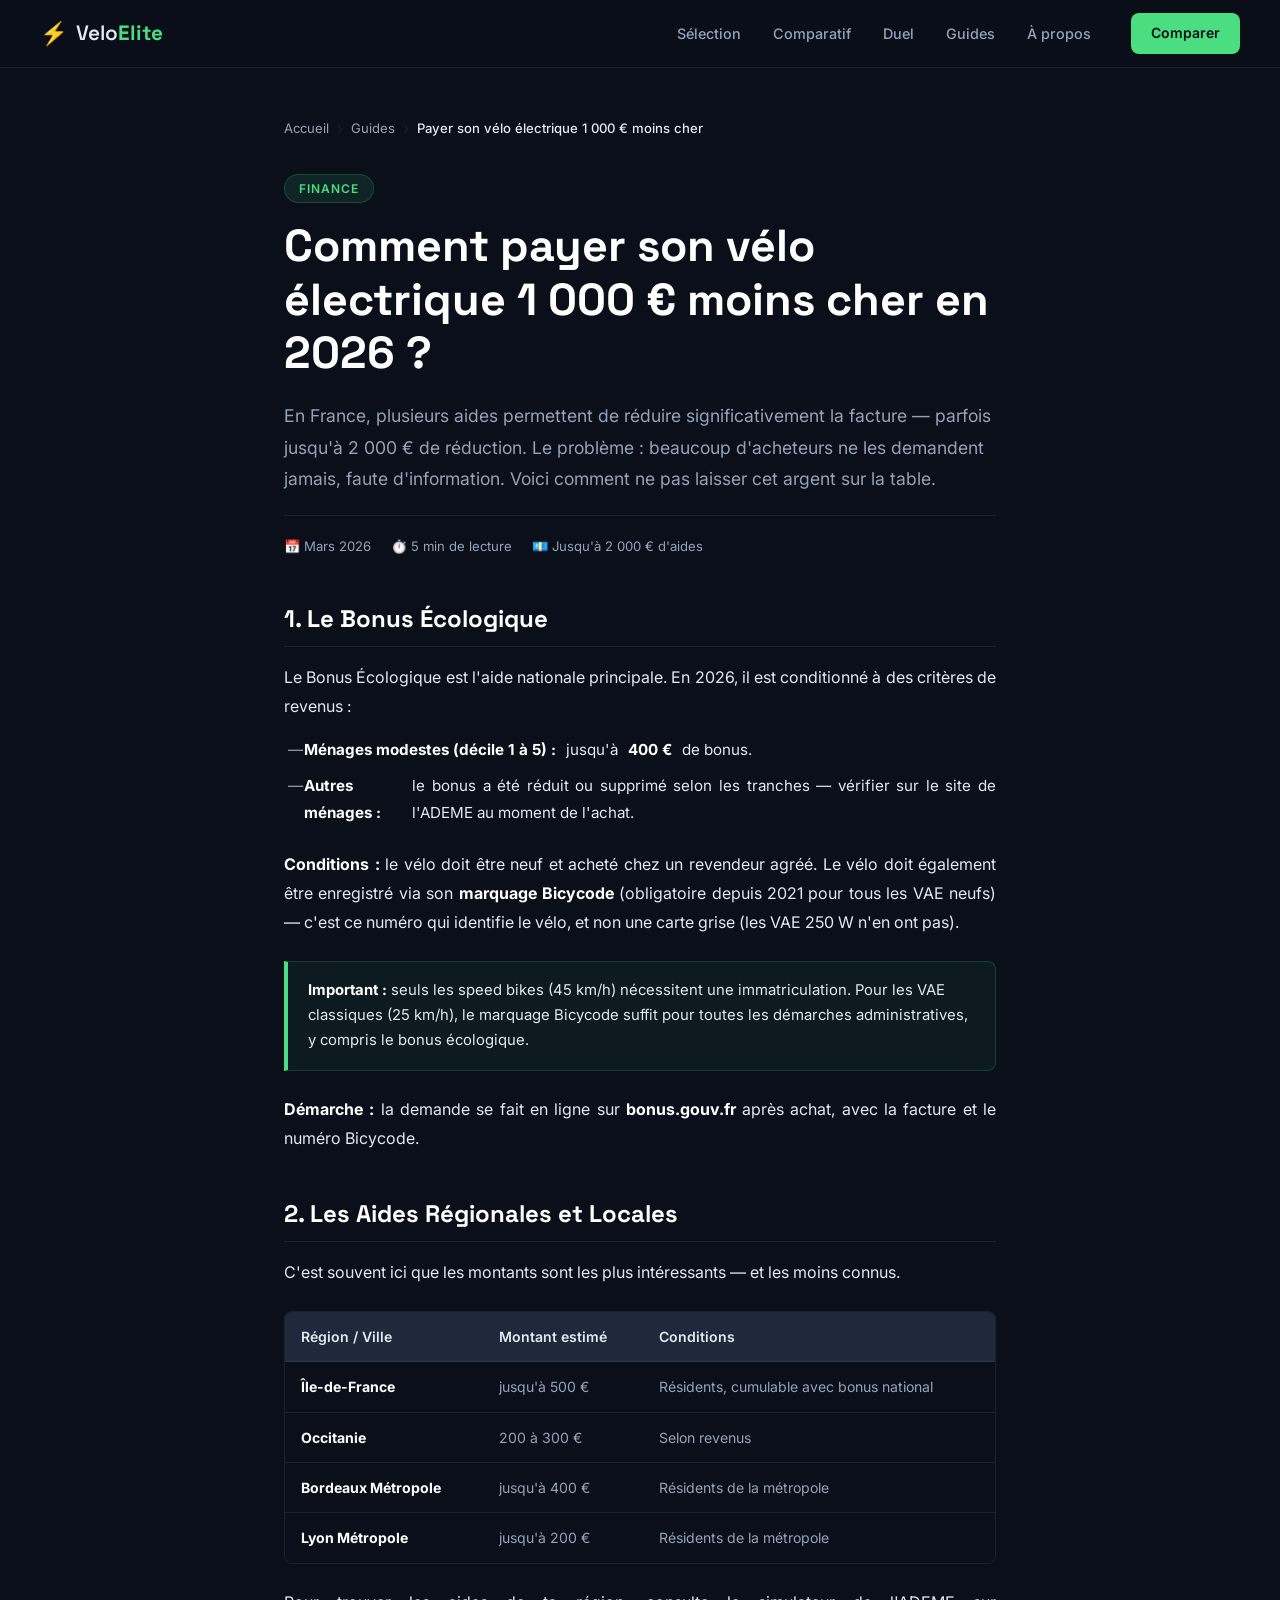
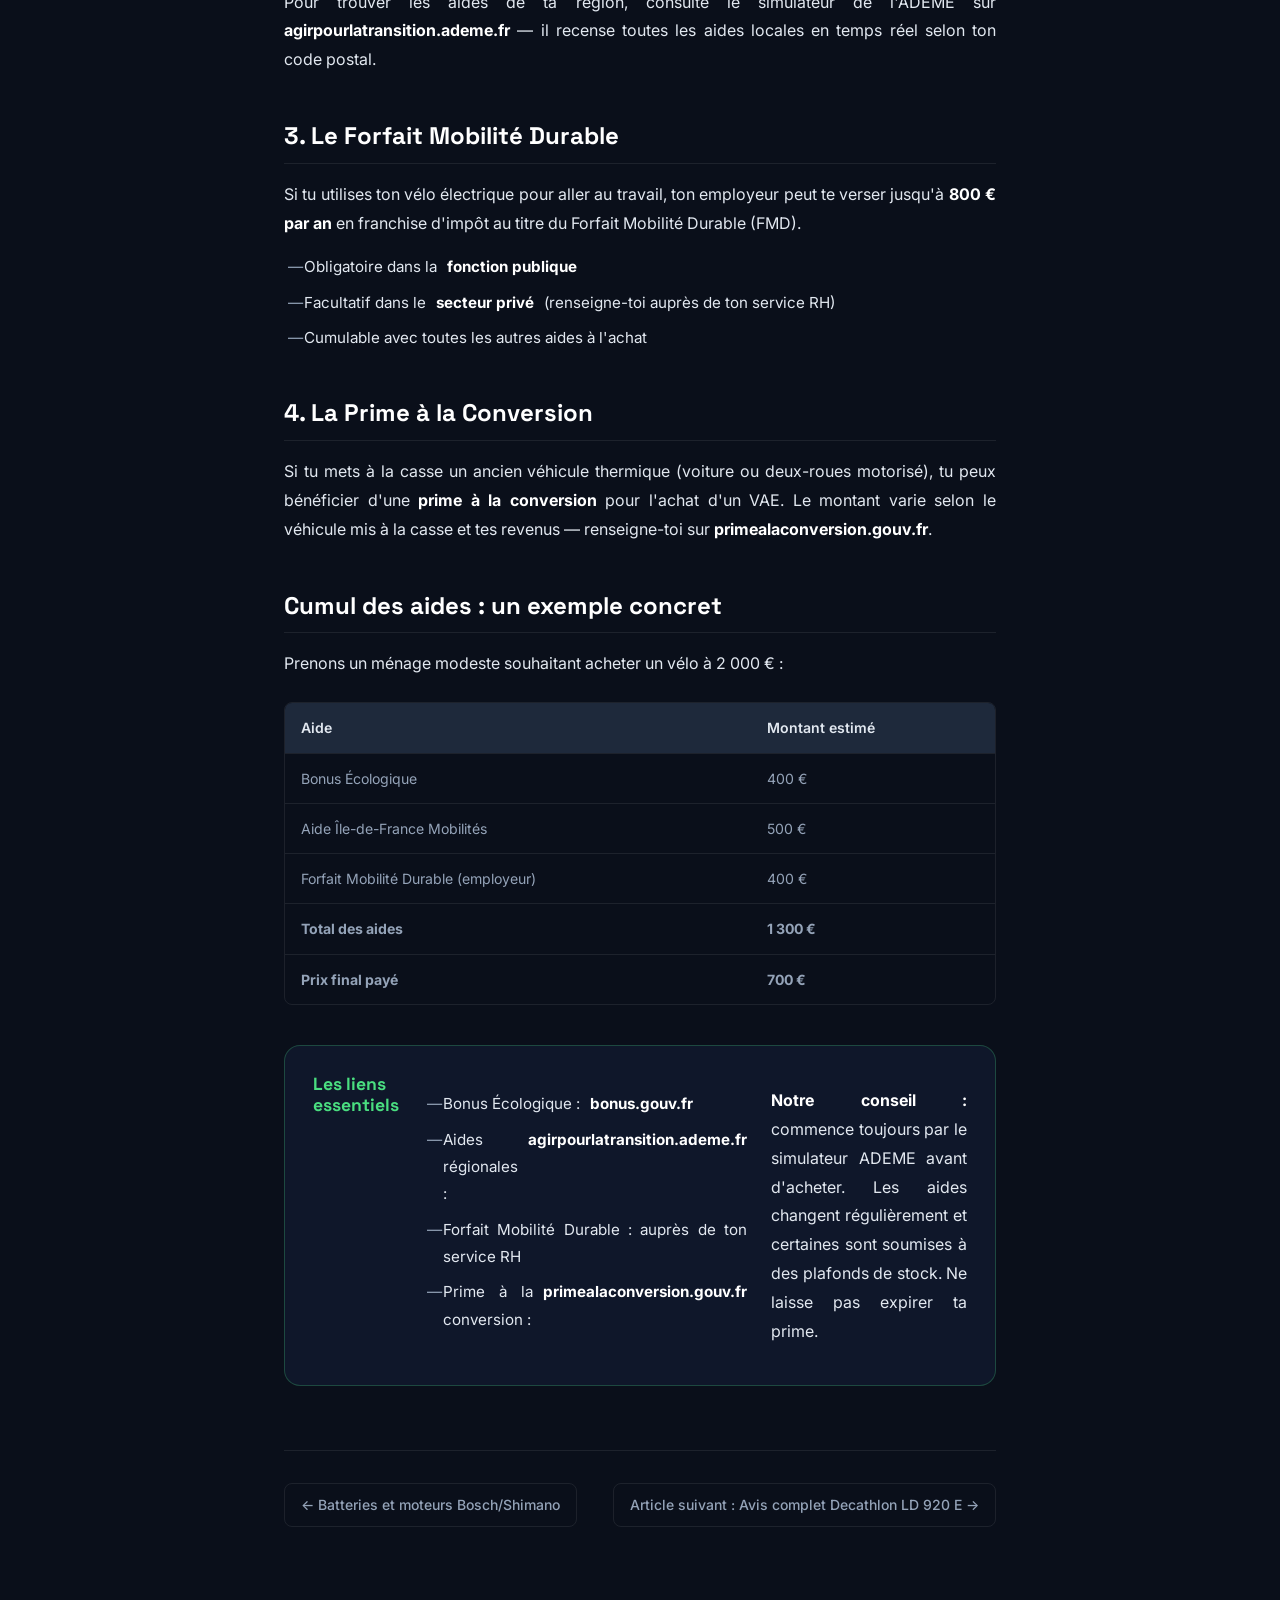
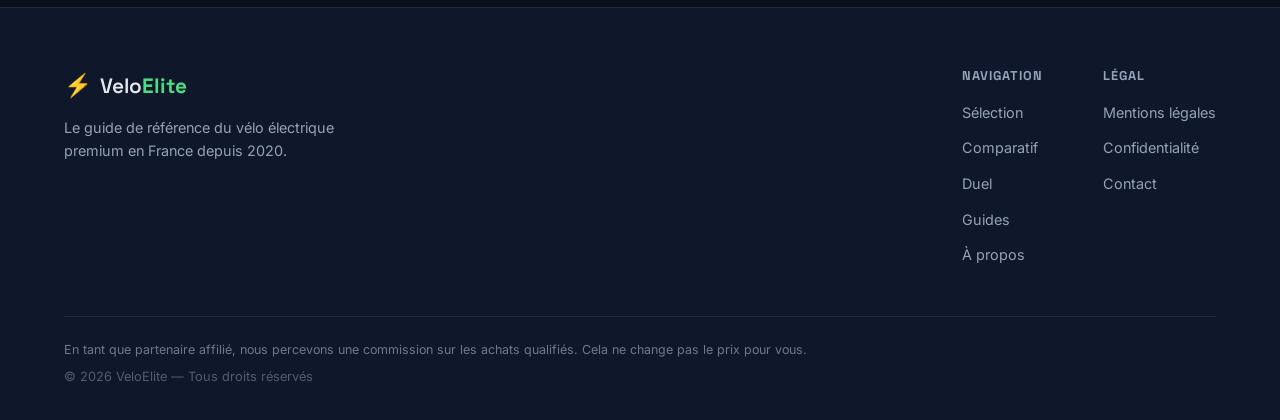
<file: article4.html>
<!DOCTYPE html>
<html lang="fr">
<head>
  <meta charset="UTF-8" />
  <meta name="viewport" content="width=device-width, initial-scale=1.0" />
  <title>Comment payer son vélo électrique 1 000 € moins cher — VeloElite</title>
  <meta name="description" content="Guide complet des aides et subventions pour l'achat d'un VAE en 2026 : bonus écologique, aides régionales, forfait mobilité durable. Jusqu'à 2000€ de remise." />
  <link rel="preconnect" href="https://fonts.googleapis.com" />
  <link href="https://fonts.googleapis.com/css2?family=Inter:wght@300;400;500;600;700;800;900&family=Space+Grotesk:wght@400;500;600;700&display=swap" rel="stylesheet" />
  <link rel="stylesheet" href="style.css" />
  <link rel="stylesheet" href="article.css" />
  <!-- Open Graph -->
  <meta property="og:title" content="Comment payer son vélo électrique 1000€ moins cher — VeloElite" />
  <meta property="og:description" content="Guide complet des aides 2026 : bonus écologique, aides régionales, forfait mobilité durable." />
  <meta property="og:type" content="article" />
  <meta property="og:locale" content="fr_FR" />
  <meta property="og:image" content="https://images.unsplash.com/photo-1558618666-fcd25c85cd64?w=1200&q=80" />
  <meta name="twitter:card" content="summary_large_image" />
  <meta name="twitter:title" content="Comment payer son vélo électrique 1000€ moins cher — VeloElite" />
  <meta name="twitter:description" content="Guide complet des aides 2026 : bonus écologique, aides régionales, forfait mobilité durable." />
  <link rel="canonical" href="https://veloelite.fr/article4.html" />
  <!-- Google Analytics GA4 -->
  <script async src="https://www.googletagmanager.com/gtag/js?id=G-XXXXXXXXXX"></script>
  <script>
    window.dataLayer = window.dataLayer || [];
    function gtag(){dataLayer.push(arguments);}
    gtag('js', new Date());
    gtag('config', 'G-XXXXXXXXXX');
  </script>
  <link rel="manifest" href="/manifest.json" />
  <meta name="theme-color" content="#4ade80" />
  <meta name="apple-mobile-web-app-capable" content="yes" />
  <meta name="apple-mobile-web-app-status-bar-style" content="black-translucent" />
</head>
<body>

  <nav class="nav scrolled" id="nav">
    <div class="nav-inner">
      <a href="index.html" class="logo">
        <span class="logo-icon">⚡</span>
        <span>Velo<strong>Elite</strong></span>
      </a>
      <ul class="nav-links">
        <li><a href="index.html#selection">Sélection</a></li>
        <li><a href="index.html#comparatif">Comparatif</a></li>
        <li><a href="index.html#duel">Duel</a></li>
        <li><a href="index.html#guides">Guides</a></li>
        <li><a href="a-propos.html">À propos</a></li>
      </ul>
      <a href="index.html#comparatif" class="nav-cta">Comparer</a>
    </div>
  </nav>

  <main class="article-main">
    <div class="article-container">

      <nav class="breadcrumb" aria-label="Fil d'ariane">
        <a href="index.html">Accueil</a>
        <span class="breadcrumb-sep">›</span>
        <a href="index.html#articles">Guides</a>
        <span class="breadcrumb-sep">›</span>
        <span class="breadcrumb-current">Payer son vélo électrique 1 000 € moins cher</span>
      </nav>

      <header class="article-header">
        <span class="article-tag">Finance</span>
        <h1>Comment payer son vélo électrique 1 000 € moins cher en 2026 ?</h1>
        <p class="article-intro">En France, plusieurs aides permettent de réduire significativement la facture — parfois jusqu'à 2 000 € de réduction. Le problème : beaucoup d'acheteurs ne les demandent jamais, faute d'information. Voici comment ne pas laisser cet argent sur la table.</p>
        <div class="article-meta">
          <span>📅 Mars 2026</span>
          <span>⏱️ 5 min de lecture</span>
          <span>💶 Jusqu'à 2 000 € d'aides</span>
        </div>
      </header>

      <div class="article-body">

        <h2>1. Le Bonus Écologique</h2>
        <p>Le Bonus Écologique est l'aide nationale principale. En 2026, il est conditionné à des critères de revenus :</p>
        <ul class="article-list">
          <li><strong>Ménages modestes (décile 1 à 5) :</strong> jusqu'à <strong>400 €</strong> de bonus.</li>
          <li><strong>Autres ménages :</strong> le bonus a été réduit ou supprimé selon les tranches — vérifier sur le site de l'ADEME au moment de l'achat.</li>
        </ul>

        <p><strong>Conditions :</strong> le vélo doit être neuf et acheté chez un revendeur agréé. Le vélo doit également être enregistré via son <strong>marquage Bicycode</strong> (obligatoire depuis 2021 pour tous les VAE neufs) — c'est ce numéro qui identifie le vélo, et non une carte grise (les VAE 250 W n'en ont pas).</p>

        <div class="article-callout">
          <strong>Important :</strong> seuls les speed bikes (45 km/h) nécessitent une immatriculation. Pour les VAE classiques (25 km/h), le marquage Bicycode suffit pour toutes les démarches administratives, y compris le bonus écologique.
        </div>

        <p><strong>Démarche :</strong> la demande se fait en ligne sur <strong>bonus.gouv.fr</strong> après achat, avec la facture et le numéro Bicycode.</p>

        <h2>2. Les Aides Régionales et Locales</h2>
        <p>C'est souvent ici que les montants sont les plus intéressants — et les moins connus.</p>

        <div class="article-table-wrapper">
          <table class="article-table">
            <thead>
              <tr><th>Région / Ville</th><th>Montant estimé</th><th>Conditions</th></tr>
            </thead>
            <tbody>
              <tr><td><strong>Île-de-France</strong></td><td>jusqu'à 500 €</td><td>Résidents, cumulable avec bonus national</td></tr>
              <tr><td><strong>Occitanie</strong></td><td>200 à 300 €</td><td>Selon revenus</td></tr>
              <tr><td><strong>Bordeaux Métropole</strong></td><td>jusqu'à 400 €</td><td>Résidents de la métropole</td></tr>
              <tr><td><strong>Lyon Métropole</strong></td><td>jusqu'à 200 €</td><td>Résidents de la métropole</td></tr>
            </tbody>
          </table>
        </div>

        <p>Pour trouver les aides de ta région, consulte le simulateur de l'ADEME sur <strong>agirpourlatransition.ademe.fr</strong> — il recense toutes les aides locales en temps réel selon ton code postal.</p>

        <h2>3. Le Forfait Mobilité Durable</h2>
        <p>Si tu utilises ton vélo électrique pour aller au travail, ton employeur peut te verser jusqu'à <strong>800 € par an</strong> en franchise d'impôt au titre du Forfait Mobilité Durable (FMD).</p>
        <ul class="article-list">
          <li>Obligatoire dans la <strong>fonction publique</strong></li>
          <li>Facultatif dans le <strong>secteur privé</strong> (renseigne-toi auprès de ton service RH)</li>
          <li>Cumulable avec toutes les autres aides à l'achat</li>
        </ul>

        <h2>4. La Prime à la Conversion</h2>
        <p>Si tu mets à la casse un ancien véhicule thermique (voiture ou deux-roues motorisé), tu peux bénéficier d'une <strong>prime à la conversion</strong> pour l'achat d'un VAE. Le montant varie selon le véhicule mis à la casse et tes revenus — renseigne-toi sur <strong>primealaconversion.gouv.fr</strong>.</p>

        <h2>Cumul des aides : un exemple concret</h2>
        <p>Prenons un ménage modeste souhaitant acheter un vélo à 2 000 € :</p>

        <div class="article-table-wrapper">
          <table class="article-table">
            <thead>
              <tr><th>Aide</th><th>Montant estimé</th></tr>
            </thead>
            <tbody>
              <tr><td>Bonus Écologique</td><td>400 €</td></tr>
              <tr><td>Aide Île-de-France Mobilités</td><td>500 €</td></tr>
              <tr><td>Forfait Mobilité Durable (employeur)</td><td>400 €</td></tr>
              <tr style="font-weight:700"><td>Total des aides</td><td>1 300 €</td></tr>
              <tr style="font-weight:700; color: var(--green)"><td>Prix final payé</td><td>700 €</td></tr>
            </tbody>
          </table>
        </div>

        <div class="article-verdict">
          <h3>Les liens essentiels</h3>
          <ul class="article-list">
            <li>Bonus Écologique : <strong>bonus.gouv.fr</strong></li>
            <li>Aides régionales : <strong>agirpourlatransition.ademe.fr</strong></li>
            <li>Forfait Mobilité Durable : auprès de ton service RH</li>
            <li>Prime à la conversion : <strong>primealaconversion.gouv.fr</strong></li>
          </ul>
          <p style="margin-top:12px"><strong>Notre conseil :</strong> commence toujours par le simulateur ADEME avant d'acheter. Les aides changent régulièrement et certaines sont soumises à des plafonds de stock. Ne laisse pas expirer ta prime.</p>
        </div>

      </div>

      <div class="article-footer-links">
        <a href="article3.html" class="prev-article">← Batteries et moteurs Bosch/Shimano</a>
        <a href="article5.html" class="next-article">Article suivant : Avis complet Decathlon LD 920 E →</a>
      </div>

    </div>
  </main>

  <footer class="footer">
    <div class="container">
      <div class="footer-top">
        <div class="footer-brand">
          <a href="index.html" class="logo">
            <span class="logo-icon">⚡</span>
            <span>Velo<strong>Elite</strong></span>
          </a>
          <p>Le guide de référence du vélo électrique premium en France depuis 2020.</p>
        </div>
        <div class="footer-links">
          <div class="footer-col">
            <h5>Navigation</h5>
            <ul>
              <li><a href="index.html#selection">Sélection</a></li>
              <li><a href="index.html#comparatif">Comparatif</a></li>
              <li><a href="index.html#duel">Duel</a></li>
              <li><a href="index.html#guides">Guides</a></li>
              <li><a href="a-propos.html">À propos</a></li>
            </ul>
          </div>
          <div class="footer-col">
            <h5>Légal</h5>
            <ul>
              <li><a href="mentions-legales.html">Mentions légales</a></li>
              <li><a href="confidentialite.html">Confidentialité</a></li>
              <li><a href="contact.html">Contact</a></li>
            </ul>
          </div>
        </div>
      </div>
      <div class="footer-bottom">
        <p class="affiliate-note">En tant que partenaire affilié, nous percevons une commission sur les achats qualifiés. Cela ne change pas le prix pour vous.</p>
        <p class="copyright">© 2026 VeloElite — Tous droits réservés</p>
      </div>
    </div>
  </footer>

</body>
</html>
</file>
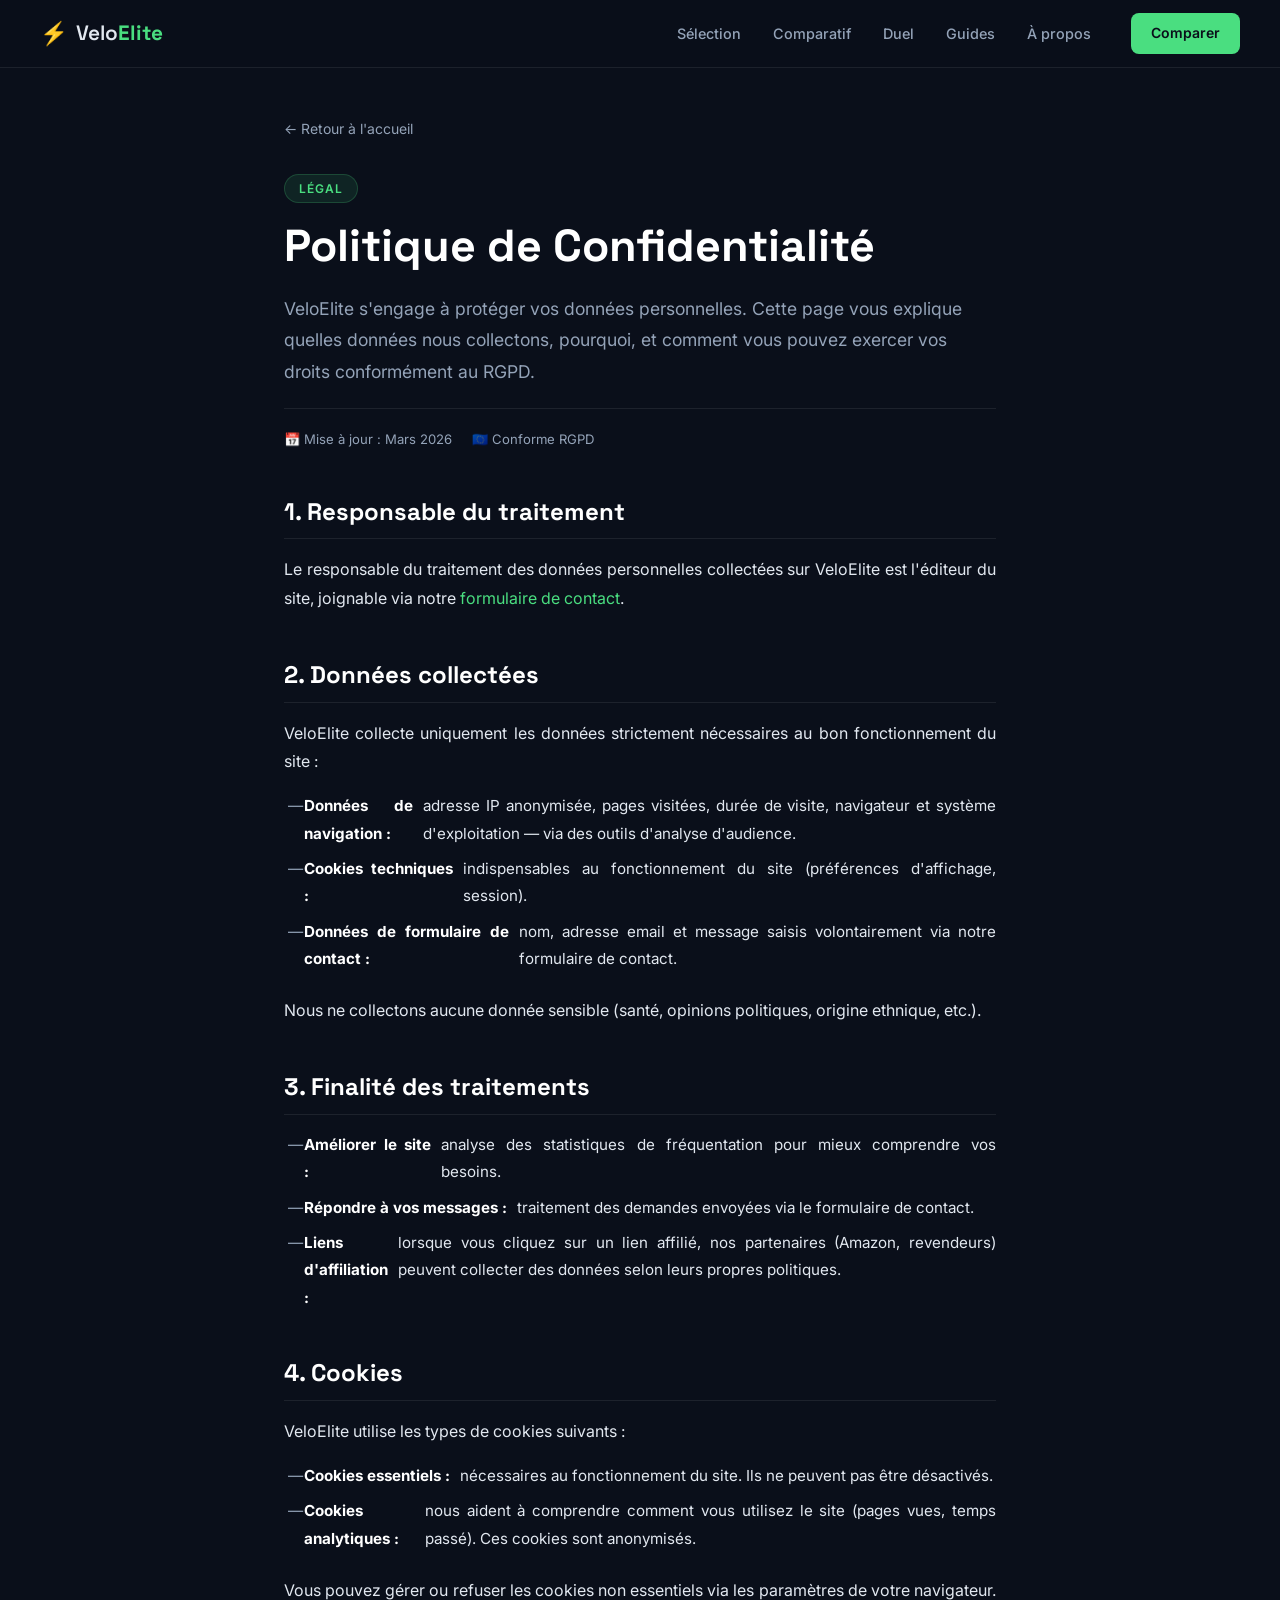
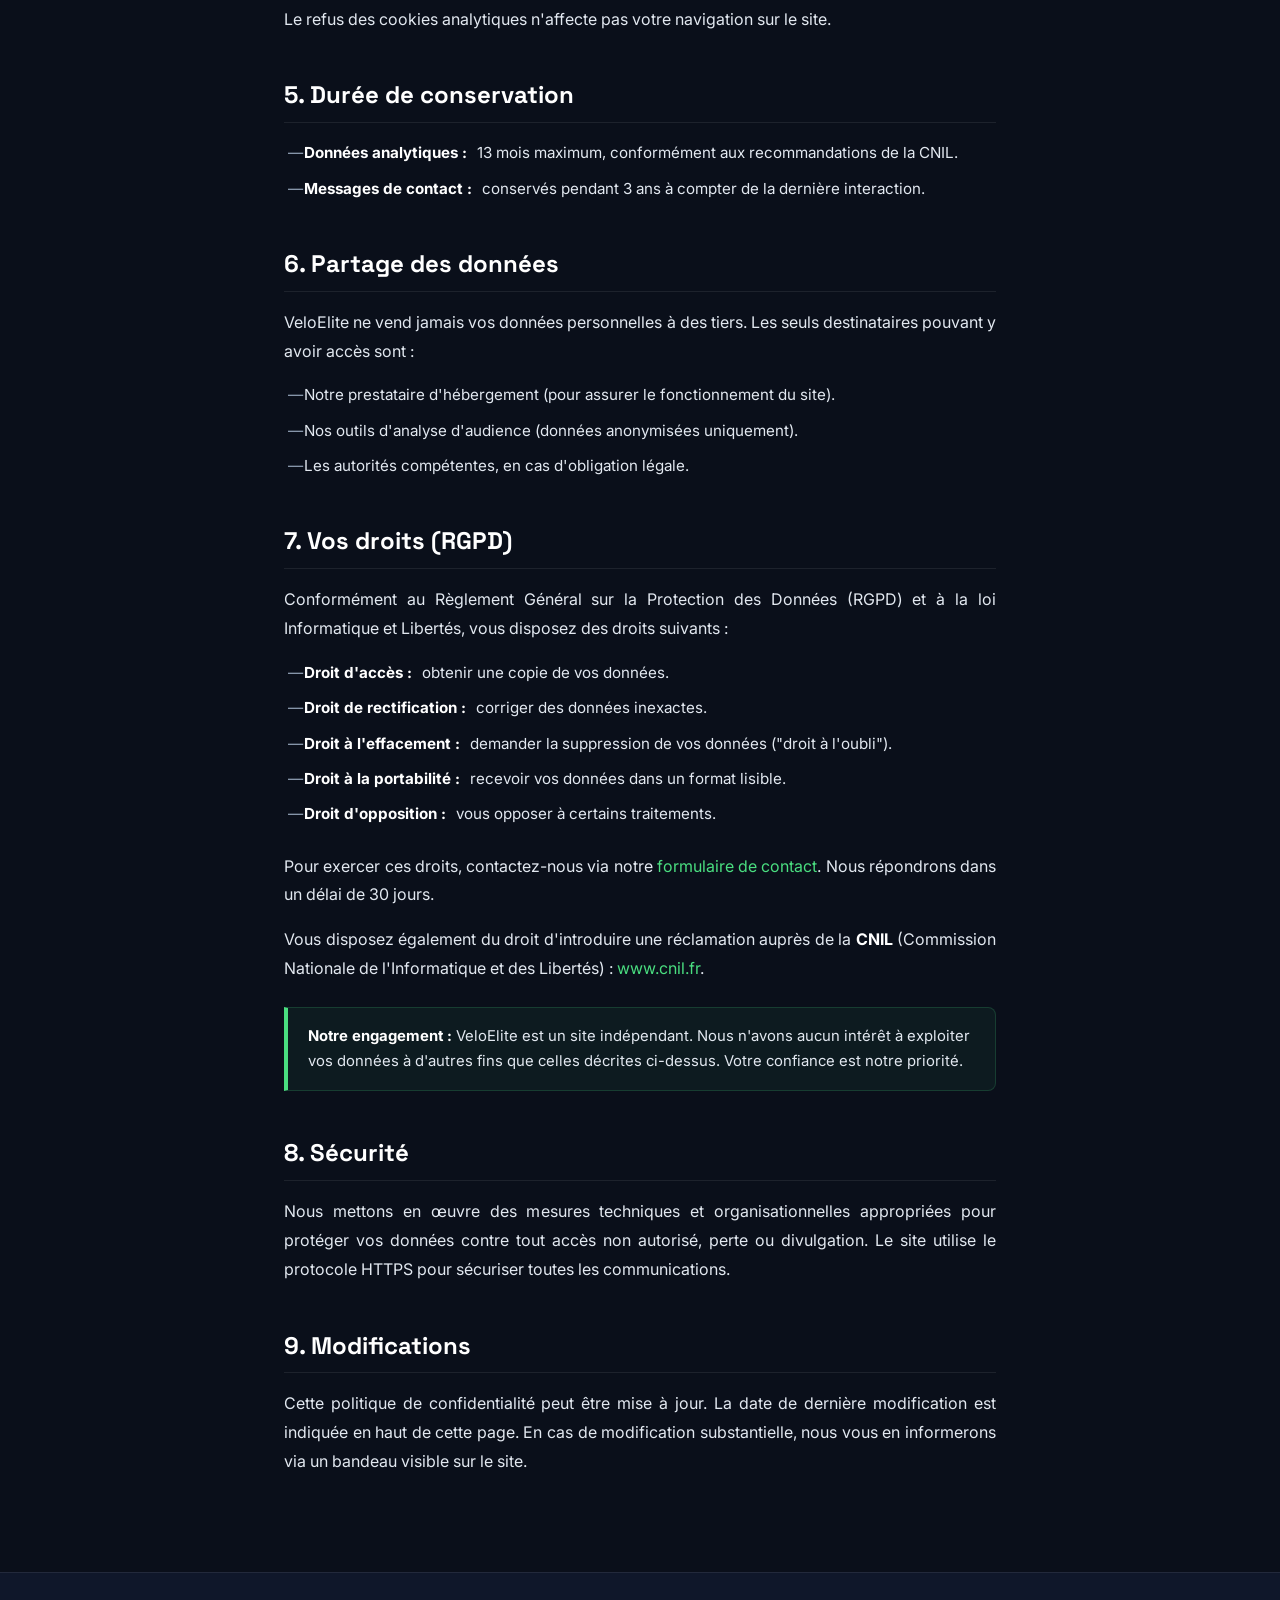
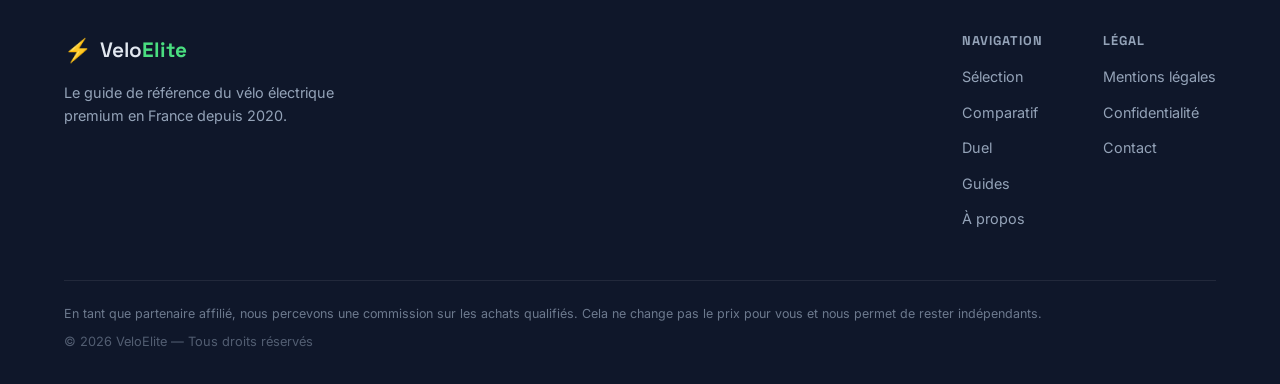
<file: confidentialite.html>
<!DOCTYPE html>
<html lang="fr">
<head>
  <meta charset="UTF-8" />
  <meta name="viewport" content="width=device-width, initial-scale=1.0" />
  <title>Politique de Confidentialité — VeloElite</title>
  <meta name="description" content="Politique de confidentialité et protection des données personnelles du site VeloElite." />
  <link rel="preconnect" href="https://fonts.googleapis.com" />
  <link href="https://fonts.googleapis.com/css2?family=Inter:wght@300;400;500;600;700;800;900&family=Space+Grotesk:wght@400;500;600;700&display=swap" rel="stylesheet" />
  <link rel="stylesheet" href="style.css" />
  <link rel="stylesheet" href="article.css" />
  <link rel="canonical" href="https://veloelite.fr/confidentialite.html" />
  <!-- Google Analytics GA4 -->
  <script async src="https://www.googletagmanager.com/gtag/js?id=G-XXXXXXXXXX"></script>
  <script>
    window.dataLayer = window.dataLayer || [];
    function gtag(){dataLayer.push(arguments);}
    gtag('js', new Date());
    gtag('config', 'G-XXXXXXXXXX');
  </script>
  <link rel="manifest" href="/manifest.json" />
  <meta name="theme-color" content="#4ade80" />
  <meta name="apple-mobile-web-app-capable" content="yes" />
  <meta name="apple-mobile-web-app-status-bar-style" content="black-translucent" />
</head>
<body>

  <nav class="nav scrolled" id="nav">
    <div class="nav-inner">
      <a href="index.html" class="logo">
        <span class="logo-icon">⚡</span>
        <span>Velo<strong>Elite</strong></span>
      </a>
      <ul class="nav-links">
        <li><a href="index.html#selection">Sélection</a></li>
        <li><a href="index.html#comparatif">Comparatif</a></li>
        <li><a href="index.html#duel">Duel</a></li>
        <li><a href="index.html#guides">Guides</a></li>
        <li><a href="a-propos.html">À propos</a></li>
      </ul>
      <a href="index.html#comparatif" class="nav-cta">Comparer</a>
    </div>
  </nav>

  <main class="article-main">
    <div class="article-container">

      <div class="article-back">
        <a href="index.html">← Retour à l'accueil</a>
      </div>

      <header class="article-header">
        <span class="article-tag">Légal</span>
        <h1>Politique de Confidentialité</h1>
        <p class="article-intro">VeloElite s'engage à protéger vos données personnelles. Cette page vous explique quelles données nous collectons, pourquoi, et comment vous pouvez exercer vos droits conformément au RGPD.</p>
        <div class="article-meta">
          <span>📅 Mise à jour : Mars 2026</span>
          <span>🇪🇺 Conforme RGPD</span>
        </div>
      </header>

      <div class="article-body">

        <h2>1. Responsable du traitement</h2>
        <p>Le responsable du traitement des données personnelles collectées sur VeloElite est l'éditeur du site, joignable via notre <a href="contact.html" style="color: var(--green);">formulaire de contact</a>.</p>

        <h2>2. Données collectées</h2>
        <p>VeloElite collecte uniquement les données strictement nécessaires au bon fonctionnement du site :</p>
        <ul class="article-list">
          <li><strong>Données de navigation :</strong> adresse IP anonymisée, pages visitées, durée de visite, navigateur et système d'exploitation — via des outils d'analyse d'audience.</li>
          <li><strong>Cookies techniques :</strong> indispensables au fonctionnement du site (préférences d'affichage, session).</li>
          <li><strong>Données de formulaire de contact :</strong> nom, adresse email et message saisis volontairement via notre formulaire de contact.</li>
        </ul>
        <p>Nous ne collectons aucune donnée sensible (santé, opinions politiques, origine ethnique, etc.).</p>

        <h2>3. Finalité des traitements</h2>
        <ul class="article-list">
          <li><strong>Améliorer le site :</strong> analyse des statistiques de fréquentation pour mieux comprendre vos besoins.</li>
          <li><strong>Répondre à vos messages :</strong> traitement des demandes envoyées via le formulaire de contact.</li>
          <li><strong>Liens d'affiliation :</strong> lorsque vous cliquez sur un lien affilié, nos partenaires (Amazon, revendeurs) peuvent collecter des données selon leurs propres politiques.</li>
        </ul>

        <h2>4. Cookies</h2>
        <p>VeloElite utilise les types de cookies suivants :</p>
        <ul class="article-list">
          <li><strong>Cookies essentiels :</strong> nécessaires au fonctionnement du site. Ils ne peuvent pas être désactivés.</li>
          <li><strong>Cookies analytiques :</strong> nous aident à comprendre comment vous utilisez le site (pages vues, temps passé). Ces cookies sont anonymisés.</li>
        </ul>
        <p>Vous pouvez gérer ou refuser les cookies non essentiels via les paramètres de votre navigateur. Le refus des cookies analytiques n'affecte pas votre navigation sur le site.</p>

        <h2>5. Durée de conservation</h2>
        <ul class="article-list">
          <li><strong>Données analytiques :</strong> 13 mois maximum, conformément aux recommandations de la CNIL.</li>
          <li><strong>Messages de contact :</strong> conservés pendant 3 ans à compter de la dernière interaction.</li>
        </ul>

        <h2>6. Partage des données</h2>
        <p>VeloElite ne vend jamais vos données personnelles à des tiers. Les seuls destinataires pouvant y avoir accès sont :</p>
        <ul class="article-list">
          <li>Notre prestataire d'hébergement (pour assurer le fonctionnement du site).</li>
          <li>Nos outils d'analyse d'audience (données anonymisées uniquement).</li>
          <li>Les autorités compétentes, en cas d'obligation légale.</li>
        </ul>

        <h2>7. Vos droits (RGPD)</h2>
        <p>Conformément au Règlement Général sur la Protection des Données (RGPD) et à la loi Informatique et Libertés, vous disposez des droits suivants :</p>
        <ul class="article-list">
          <li><strong>Droit d'accès :</strong> obtenir une copie de vos données.</li>
          <li><strong>Droit de rectification :</strong> corriger des données inexactes.</li>
          <li><strong>Droit à l'effacement :</strong> demander la suppression de vos données ("droit à l'oubli").</li>
          <li><strong>Droit à la portabilité :</strong> recevoir vos données dans un format lisible.</li>
          <li><strong>Droit d'opposition :</strong> vous opposer à certains traitements.</li>
        </ul>
        <p>Pour exercer ces droits, contactez-nous via notre <a href="contact.html" style="color: var(--green);">formulaire de contact</a>. Nous répondrons dans un délai de 30 jours.</p>
        <p>Vous disposez également du droit d'introduire une réclamation auprès de la <strong>CNIL</strong> (Commission Nationale de l'Informatique et des Libertés) : <a href="https://www.cnil.fr" target="_blank" rel="noopener" style="color: var(--green);">www.cnil.fr</a>.</p>

        <div class="article-callout">
          <strong>Notre engagement :</strong> VeloElite est un site indépendant. Nous n'avons aucun intérêt à exploiter vos données à d'autres fins que celles décrites ci-dessus. Votre confiance est notre priorité.
        </div>

        <h2>8. Sécurité</h2>
        <p>Nous mettons en œuvre des mesures techniques et organisationnelles appropriées pour protéger vos données contre tout accès non autorisé, perte ou divulgation. Le site utilise le protocole HTTPS pour sécuriser toutes les communications.</p>

        <h2>9. Modifications</h2>
        <p>Cette politique de confidentialité peut être mise à jour. La date de dernière modification est indiquée en haut de cette page. En cas de modification substantielle, nous vous en informerons via un bandeau visible sur le site.</p>

      </div>

    </div>
  </main>

  <!-- FOOTER -->
  <footer class="footer">
    <div class="container">
      <div class="footer-top">
        <div class="footer-brand">
          <a href="index.html" class="logo">
            <span class="logo-icon">⚡</span>
            <span>Velo<strong>Elite</strong></span>
          </a>
          <p>Le guide de référence du vélo électrique premium en France depuis 2020.</p>
        </div>
        <div class="footer-links">
          <div class="footer-col">
            <h5>Navigation</h5>
            <ul>
              <li><a href="index.html#selection">Sélection</a></li>
              <li><a href="index.html#comparatif">Comparatif</a></li>
              <li><a href="index.html#duel">Duel</a></li>
              <li><a href="index.html#guides">Guides</a></li>
              <li><a href="a-propos.html">À propos</a></li>
            </ul>
          </div>
          <div class="footer-col">
            <h5>Légal</h5>
            <ul>
              <li><a href="mentions-legales.html">Mentions légales</a></li>
              <li><a href="confidentialite.html">Confidentialité</a></li>
              <li><a href="contact.html">Contact</a></li>
            </ul>
          </div>
        </div>
      </div>
      <div class="footer-bottom">
        <p class="affiliate-note">En tant que partenaire affilié, nous percevons une commission sur les achats qualifiés. Cela ne change pas le prix pour vous et nous permet de rester indépendants.</p>
        <p class="copyright">© 2026 VeloElite — Tous droits réservés</p>
      </div>
    </div>
  </footer>

</body>
</html>
</file>
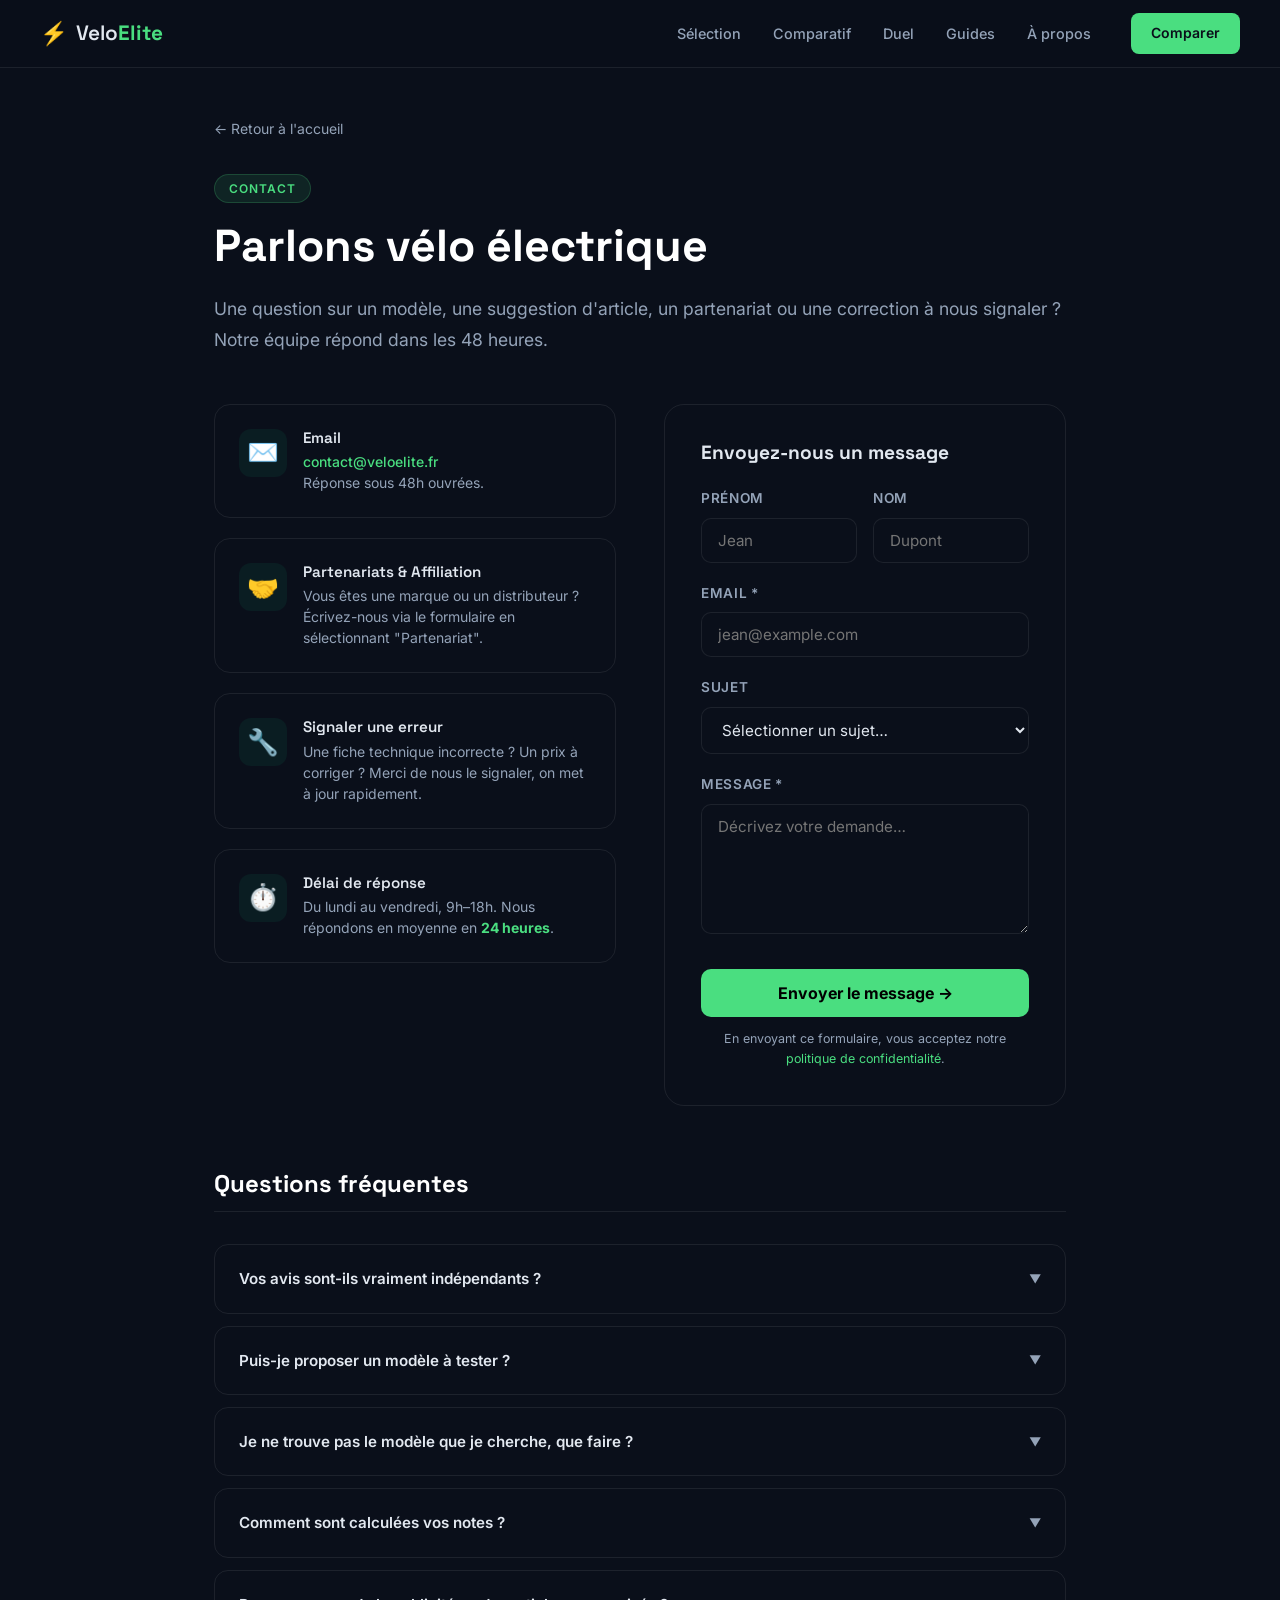
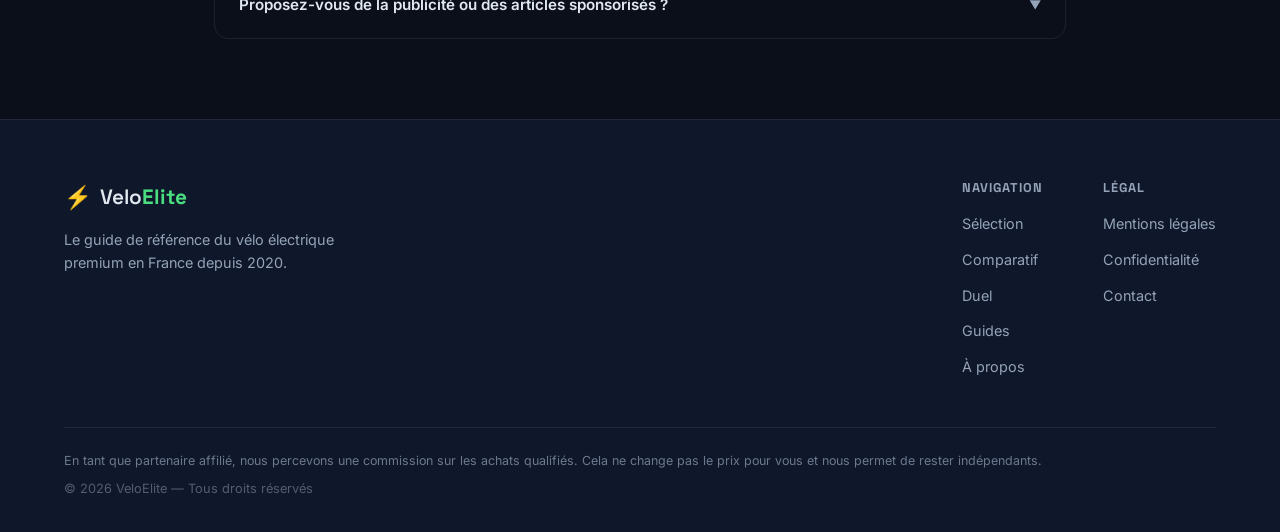
<file: contact.html>
<!DOCTYPE html>
<html lang="fr">
<head>
  <meta charset="UTF-8" />
  <meta name="viewport" content="width=device-width, initial-scale=1.0" />
  <title>Contact — VeloElite</title>
  <meta name="description" content="Contactez l'équipe VeloElite pour toute question, partenariat ou suggestion." />
  <link rel="preconnect" href="https://fonts.googleapis.com" />
  <link href="https://fonts.googleapis.com/css2?family=Inter:wght@300;400;500;600;700;800;900&family=Space+Grotesk:wght@400;500;600;700&display=swap" rel="stylesheet" />
  <link rel="stylesheet" href="style.css" />
  <link rel="stylesheet" href="article.css" />
  <link rel="canonical" href="https://veloelite.fr/contact.html" />
  <!-- Google Analytics GA4 -->
  <script async src="https://www.googletagmanager.com/gtag/js?id=G-XXXXXXXXXX"></script>
  <script>
    window.dataLayer = window.dataLayer || [];
    function gtag(){dataLayer.push(arguments);}
    gtag('js', new Date());
    gtag('config', 'G-XXXXXXXXXX');
  </script>
  <style>
    /* ── Contact Page Styles ── */
    .contact-grid {
      display: grid;
      grid-template-columns: 1fr 1fr;
      gap: 48px;
      margin-top: 48px;
    }
    @media (max-width: 700px) {
      .contact-grid { grid-template-columns: 1fr; gap: 32px; }
    }

    /* Info cards */
    .contact-info { display: flex; flex-direction: column; gap: 20px; }
    .contact-card {
      background: var(--surface);
      border: 1px solid var(--border);
      border-radius: 16px;
      padding: 24px;
      display: flex;
      align-items: flex-start;
      gap: 16px;
      transition: border-color 0.25s;
    }
    .contact-card:hover { border-color: var(--green); }
    .contact-card-icon {
      font-size: 1.6rem;
      flex-shrink: 0;
      width: 48px;
      height: 48px;
      display: flex;
      align-items: center;
      justify-content: center;
      background: rgba(16, 185, 129, 0.08);
      border-radius: 12px;
    }
    .contact-card-body h4 {
      font-size: 0.95rem;
      font-weight: 600;
      color: var(--text-bright);
      margin-bottom: 4px;
    }
    .contact-card-body p {
      font-size: 0.875rem;
      color: var(--muted);
      line-height: 1.5;
      text-align: left;
    }
    .contact-card-body a {
      color: var(--green);
      font-weight: 500;
    }

    /* Form */
    .contact-form-wrap {
      background: var(--surface);
      border: 1px solid var(--border);
      border-radius: 20px;
      padding: 36px;
    }
    .contact-form-wrap h3 {
      font-size: 1.2rem;
      font-weight: 700;
      color: var(--text-bright);
      margin-bottom: 24px;
    }
    .form-group { margin-bottom: 20px; }
    .form-group label {
      display: block;
      font-size: 0.85rem;
      font-weight: 600;
      color: var(--muted);
      margin-bottom: 8px;
      text-transform: uppercase;
      letter-spacing: 0.05em;
    }
    .form-group input,
    .form-group select,
    .form-group textarea {
      width: 100%;
      background: var(--bg);
      border: 1px solid var(--border);
      border-radius: 10px;
      padding: 12px 16px;
      font-size: 0.95rem;
      color: var(--text-bright);
      font-family: inherit;
      transition: border-color 0.2s, box-shadow 0.2s;
      box-sizing: border-box;
      outline: none;
    }
    .form-group input:focus,
    .form-group select:focus,
    .form-group textarea:focus {
      border-color: var(--green);
      box-shadow: 0 0 0 3px rgba(16, 185, 129, 0.12);
    }
    .form-group textarea {
      resize: vertical;
      min-height: 130px;
    }
    .form-group select option { background: #1e293b; }
    .form-row { display: grid; grid-template-columns: 1fr 1fr; gap: 16px; }
    @media (max-width: 500px) { .form-row { grid-template-columns: 1fr; } }
    .form-submit {
      width: 100%;
      background: var(--green);
      color: #000;
      border: none;
      border-radius: 10px;
      padding: 14px;
      font-size: 1rem;
      font-weight: 700;
      cursor: pointer;
      transition: opacity 0.2s, transform 0.15s;
      font-family: inherit;
      margin-top: 8px;
    }
    .form-submit:hover { opacity: 0.88; transform: translateY(-1px); }
    .form-note {
      font-size: 0.78rem;
      color: var(--muted);
      text-align: center;
      margin-top: 12px;
    }

    /* Success message */
    .form-success {
      display: none;
      text-align: center;
      padding: 32px;
    }
    .form-success .success-icon { font-size: 3rem; margin-bottom: 16px; }
    .form-success h4 { color: var(--green); font-size: 1.2rem; margin-bottom: 8px; }
    .form-success p { color: var(--muted); font-size: 0.9rem; }

    /* FAQ */
    .contact-faq { margin-top: 64px; }
    .contact-faq h2 { margin-bottom: 32px; }
    .faq-list { display: flex; flex-direction: column; gap: 12px; }
    .faq-item {
      background: var(--surface);
      border: 1px solid var(--border);
      border-radius: 14px;
      overflow: hidden;
    }
    .faq-question {
      padding: 20px 24px;
      font-weight: 600;
      font-size: 0.95rem;
      color: var(--text-bright);
      cursor: pointer;
      display: flex;
      justify-content: space-between;
      align-items: center;
      user-select: none;
      transition: color 0.2s;
    }
    .faq-question:hover { color: var(--green); }
    .faq-question .faq-arrow {
      font-size: 0.75rem;
      color: var(--muted);
      transition: transform 0.25s;
    }
    .faq-item.open .faq-arrow { transform: rotate(180deg); }
    .faq-answer {
      max-height: 0;
      overflow: hidden;
      transition: max-height 0.3s ease;
    }
    .faq-item.open .faq-answer { max-height: 300px; }
    .faq-answer p {
      padding: 0 24px 20px;
      font-size: 0.9rem;
      color: var(--muted);
      line-height: 1.7;
      text-align: justify;
    }
  </style>
  <link rel="manifest" href="/manifest.json" />
  <meta name="theme-color" content="#4ade80" />
  <meta name="apple-mobile-web-app-capable" content="yes" />
  <meta name="apple-mobile-web-app-status-bar-style" content="black-translucent" />
</head>
<body>

  <nav class="nav scrolled" id="nav">
    <div class="nav-inner">
      <a href="index.html" class="logo">
        <span class="logo-icon">⚡</span>
        <span>Velo<strong>Elite</strong></span>
      </a>
      <ul class="nav-links">
        <li><a href="index.html#selection">Sélection</a></li>
        <li><a href="index.html#comparatif">Comparatif</a></li>
        <li><a href="index.html#duel">Duel</a></li>
        <li><a href="index.html#guides">Guides</a></li>
        <li><a href="a-propos.html">À propos</a></li>
      </ul>
      <a href="index.html#comparatif" class="nav-cta">Comparer</a>
    </div>
  </nav>

  <main class="article-main">
    <div class="article-container" style="max-width: 900px;">

      <div class="article-back">
        <a href="index.html">← Retour à l'accueil</a>
      </div>

      <header class="article-header">
        <span class="article-tag">Contact</span>
        <h1>Parlons vélo électrique</h1>
        <p class="article-intro">Une question sur un modèle, une suggestion d'article, un partenariat ou une correction à nous signaler ? Notre équipe répond dans les 48 heures.</p>
      </header>

      <div class="contact-grid">

        <!-- Info cards -->
        <div class="contact-info">
          <div class="contact-card">
            <div class="contact-card-icon">✉️</div>
            <div class="contact-card-body">
              <h4>Email</h4>
              <p><a href="mailto:contact@veloelite.fr">contact@veloelite.fr</a><br>Réponse sous 48h ouvrées.</p>
            </div>
          </div>
          <div class="contact-card">
            <div class="contact-card-icon">🤝</div>
            <div class="contact-card-body">
              <h4>Partenariats & Affiliation</h4>
              <p>Vous êtes une marque ou un distributeur ? Écrivez-nous via le formulaire en sélectionnant "Partenariat".</p>
            </div>
          </div>
          <div class="contact-card">
            <div class="contact-card-icon">🔧</div>
            <div class="contact-card-body">
              <h4>Signaler une erreur</h4>
              <p>Une fiche technique incorrecte ? Un prix à corriger ? Merci de nous le signaler, on met à jour rapidement.</p>
            </div>
          </div>
          <div class="contact-card">
            <div class="contact-card-icon">⏱️</div>
            <div class="contact-card-body">
              <h4>Délai de réponse</h4>
              <p>Du lundi au vendredi, 9h–18h. Nous répondons en moyenne en <strong style="color: var(--green);">24 heures</strong>.</p>
            </div>
          </div>
        </div>

        <!-- Form -->
        <div class="contact-form-wrap">
          <h3>Envoyez-nous un message</h3>
          <form id="contactForm" action="https://formspree.io/f/XXXXXXXX" method="POST" novalidate>
            <input type="hidden" name="_subject" value="Nouveau message — VeloElite" />
            <input type="hidden" name="_next" value="https://veloelite.fr/contact.html?merci=1" />
            <div class="form-row">
              <div class="form-group">
                <label for="prenom">Prénom</label>
                <input type="text" id="prenom" placeholder="Jean" required />
              </div>
              <div class="form-group">
                <label for="nom">Nom</label>
                <input type="text" id="nom" placeholder="Dupont" />
              </div>
            </div>
            <div class="form-group">
              <label for="email">Email *</label>
              <input type="email" id="email" placeholder="jean@example.com" required />
            </div>
            <div class="form-group">
              <label for="sujet">Sujet</label>
              <select id="sujet">
                <option value="">Sélectionner un sujet…</option>
                <option value="question">Question sur un vélo</option>
                <option value="erreur">Signaler une erreur</option>
                <option value="partenariat">Partenariat / Affiliation</option>
                <option value="presse">Demande presse</option>
                <option value="autre">Autre</option>
              </select>
            </div>
            <div class="form-group">
              <label for="message">Message *</label>
              <textarea id="message" placeholder="Décrivez votre demande…" required></textarea>
            </div>
            <button type="submit" class="form-submit">Envoyer le message →</button>
            <p class="form-note">En envoyant ce formulaire, vous acceptez notre <a href="confidentialite.html" style="color: var(--green);">politique de confidentialité</a>.</p>
          </form>
          <div class="form-success" id="formSuccess">
            <div class="success-icon">✅</div>
            <h4>Message envoyé !</h4>
            <p>Merci pour votre message. Nous reviendrons vers vous dans les 48 heures ouvrées.</p>
          </div>
        </div>

      </div>

      <!-- FAQ -->
      <div class="contact-faq article-body">
        <h2>Questions fréquentes</h2>
        <div class="faq-list">

          <div class="faq-item">
            <div class="faq-question">
              Vos avis sont-ils vraiment indépendants ?
              <span class="faq-arrow">▼</span>
            </div>
            <div class="faq-answer">
              <p>Oui, totalement. Nous recevons parfois des vélos en prêt pour les tests, mais les marques n'ont aucun droit de regard sur notre verdict. Nos notes ne sont jamais influencées par les commissions d'affiliation — un vélo moyen restera noté comme tel, même si son fabricant est partenaire.</p>
            </div>
          </div>

          <div class="faq-item">
            <div class="faq-question">
              Puis-je proposer un modèle à tester ?
              <span class="faq-arrow">▼</span>
            </div>
            <div class="faq-answer">
              <p>Absolument. Si vous êtes une marque ou un distributeur et souhaitez nous confier un vélo pour test, contactez-nous via le formulaire en sélectionnant "Partenariat". Nous préciserons notre processus éditorial et les délais de publication.</p>
            </div>
          </div>

          <div class="faq-item">
            <div class="faq-question">
              Je ne trouve pas le modèle que je cherche, que faire ?
              <span class="faq-arrow">▼</span>
            </div>
            <div class="faq-answer">
              <p>Écrivez-nous en précisant le modèle et votre usage. Si plusieurs lecteurs posent la même question, nous priorisons les tests en conséquence. Votre retour nous aide directement à améliorer le contenu du site.</p>
            </div>
          </div>

          <div class="faq-item">
            <div class="faq-question">
              Comment sont calculées vos notes ?
              <span class="faq-arrow">▼</span>
            </div>
            <div class="faq-answer">
              <p>Chaque vélo est évalué sur 5 critères pondérés : confort de conduite (25%), performance moteur (20%), autonomie réelle (20%), rapport qualité/prix (20%) et réparabilité (15%). Les scores sont calculés après au moins deux semaines de test sur un parcours standardisé mixte ville/campagne.</p>
            </div>
          </div>

          <div class="faq-item">
            <div class="faq-question">
              Proposez-vous de la publicité ou des articles sponsorisés ?
              <span class="faq-arrow">▼</span>
            </div>
            <div class="faq-answer">
              <p>Non. VeloElite ne publie pas d'articles sponsorisés ou de publi-rédactionnels. Notre seul modèle de monétisation est l'affiliation (commission sur les achats via nos liens), ce qui nous permet de rester entièrement libres dans notre ligne éditoriale.</p>
            </div>
          </div>

        </div>
      </div>

    </div>
  </main>

  <!-- FOOTER -->
  <footer class="footer">
    <div class="container">
      <div class="footer-top">
        <div class="footer-brand">
          <a href="index.html" class="logo">
            <span class="logo-icon">⚡</span>
            <span>Velo<strong>Elite</strong></span>
          </a>
          <p>Le guide de référence du vélo électrique premium en France depuis 2020.</p>
        </div>
        <div class="footer-links">
          <div class="footer-col">
            <h5>Navigation</h5>
            <ul>
              <li><a href="index.html#selection">Sélection</a></li>
              <li><a href="index.html#comparatif">Comparatif</a></li>
              <li><a href="index.html#duel">Duel</a></li>
              <li><a href="index.html#guides">Guides</a></li>
              <li><a href="a-propos.html">À propos</a></li>
            </ul>
          </div>
          <div class="footer-col">
            <h5>Légal</h5>
            <ul>
              <li><a href="mentions-legales.html">Mentions légales</a></li>
              <li><a href="confidentialite.html">Confidentialité</a></li>
              <li><a href="contact.html">Contact</a></li>
            </ul>
          </div>
        </div>
      </div>
      <div class="footer-bottom">
        <p class="affiliate-note">En tant que partenaire affilié, nous percevons une commission sur les achats qualifiés. Cela ne change pas le prix pour vous et nous permet de rester indépendants.</p>
        <p class="copyright">© 2026 VeloElite — Tous droits réservés</p>
      </div>
    </div>
  </footer>

  <script>
    // FAQ accordion
    document.querySelectorAll('.faq-question').forEach(btn => {
      btn.addEventListener('click', () => {
        const item = btn.closest('.faq-item');
        const isOpen = item.classList.contains('open');
        document.querySelectorAll('.faq-item').forEach(i => i.classList.remove('open'));
        if (!isOpen) item.classList.add('open');
      });
    });

    // Form submit simulation
    document.getElementById('contactForm').addEventListener('submit', function(e) {
      e.preventDefault();
      const email = document.getElementById('email').value;
      const message = document.getElementById('message').value;
      if (!email || !message) {
        alert('Merci de renseigner votre email et votre message.');
        return;
      }
      this.style.display = 'none';
      document.getElementById('formSuccess').style.display = 'block';
    });
  </script>

</body>
</html>
</file>
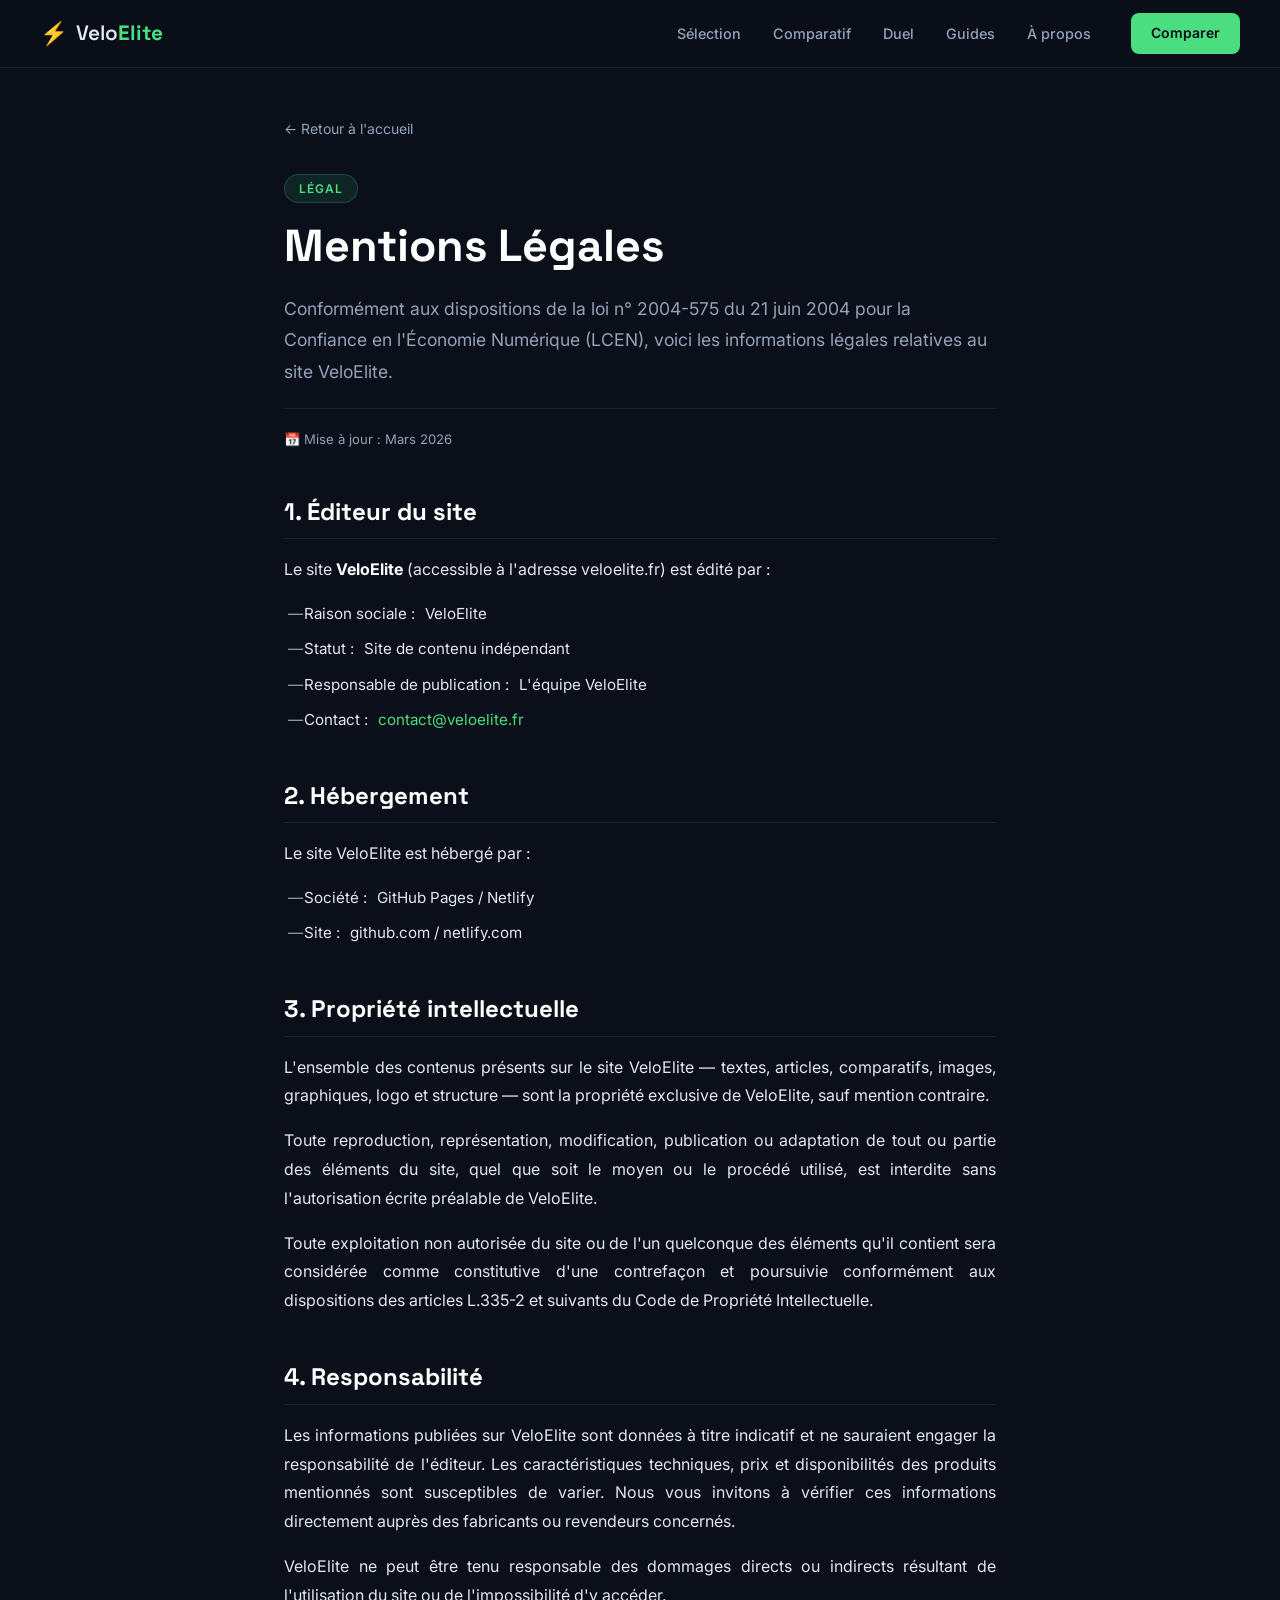
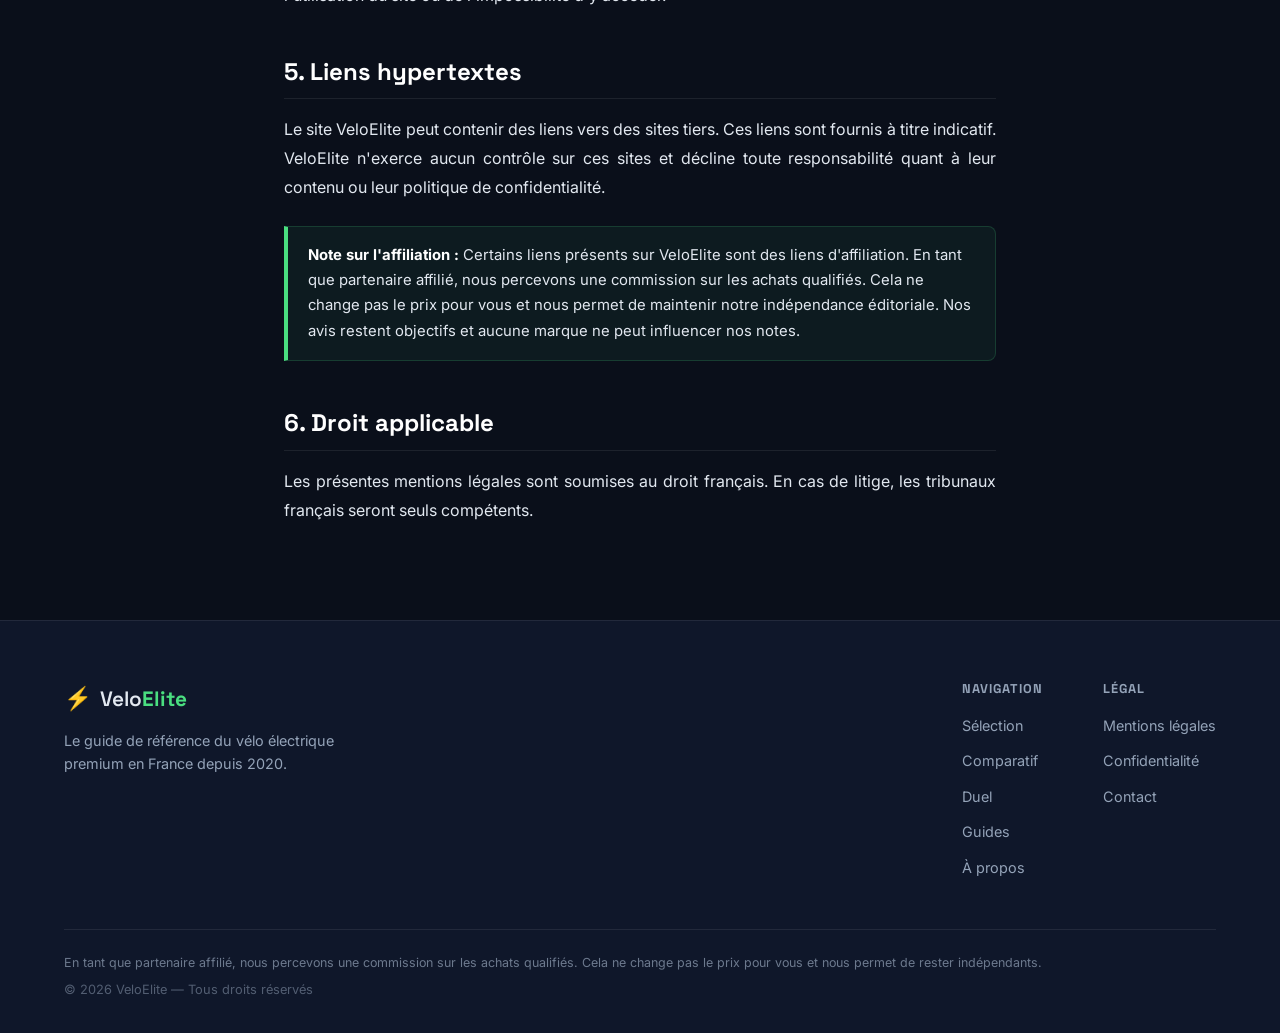
<file: mentions-legales.html>
<!DOCTYPE html>
<html lang="fr">
<head>
  <meta charset="UTF-8" />
  <meta name="viewport" content="width=device-width, initial-scale=1.0" />
  <title>Mentions Légales — VeloElite</title>
  <meta name="description" content="Mentions légales du site VeloElite : éditeur, hébergeur, responsabilité et propriété intellectuelle." />
  <link rel="preconnect" href="https://fonts.googleapis.com" />
  <link href="https://fonts.googleapis.com/css2?family=Inter:wght@300;400;500;600;700;800;900&family=Space+Grotesk:wght@400;500;600;700&display=swap" rel="stylesheet" />
  <link rel="stylesheet" href="style.css" />
  <link rel="stylesheet" href="article.css" />
  <link rel="canonical" href="https://veloelite.fr/mentions-legales.html" />
  <!-- Google Analytics GA4 -->
  <script async src="https://www.googletagmanager.com/gtag/js?id=G-XXXXXXXXXX"></script>
  <script>
    window.dataLayer = window.dataLayer || [];
    function gtag(){dataLayer.push(arguments);}
    gtag('js', new Date());
    gtag('config', 'G-XXXXXXXXXX');
  </script>
  <link rel="manifest" href="/manifest.json" />
  <meta name="theme-color" content="#4ade80" />
  <meta name="apple-mobile-web-app-capable" content="yes" />
  <meta name="apple-mobile-web-app-status-bar-style" content="black-translucent" />
</head>
<body>

  <nav class="nav scrolled" id="nav">
    <div class="nav-inner">
      <a href="index.html" class="logo">
        <span class="logo-icon">⚡</span>
        <span>Velo<strong>Elite</strong></span>
      </a>
      <ul class="nav-links">
        <li><a href="index.html#selection">Sélection</a></li>
        <li><a href="index.html#comparatif">Comparatif</a></li>
        <li><a href="index.html#duel">Duel</a></li>
        <li><a href="index.html#guides">Guides</a></li>
        <li><a href="a-propos.html">À propos</a></li>
      </ul>
      <a href="index.html#comparatif" class="nav-cta">Comparer</a>
    </div>
  </nav>

  <main class="article-main">
    <div class="article-container">

      <div class="article-back">
        <a href="index.html">← Retour à l'accueil</a>
      </div>

      <header class="article-header">
        <span class="article-tag">Légal</span>
        <h1>Mentions Légales</h1>
        <p class="article-intro">Conformément aux dispositions de la loi n° 2004-575 du 21 juin 2004 pour la Confiance en l'Économie Numérique (LCEN), voici les informations légales relatives au site VeloElite.</p>
        <div class="article-meta">
          <span>📅 Mise à jour : Mars 2026</span>
        </div>
      </header>

      <div class="article-body">

        <h2>1. Éditeur du site</h2>
        <p>Le site <strong>VeloElite</strong> (accessible à l'adresse veloelite.fr) est édité par :</p>
        <ul class="article-list">
          <li><span>Raison sociale :</span> VeloElite</li>
          <li><span>Statut :</span> Site de contenu indépendant</li>
          <li><span>Responsable de publication :</span> L'équipe VeloElite</li>
          <li><span>Contact :</span> <a href="contact.html" style="color: var(--green);">contact@veloelite.fr</a></li>
        </ul>

        <h2>2. Hébergement</h2>
        <p>Le site VeloElite est hébergé par :</p>
        <ul class="article-list">
          <li><span>Société :</span> GitHub Pages / Netlify</li>
          <li><span>Site :</span> github.com / netlify.com</li>
        </ul>

        <h2>3. Propriété intellectuelle</h2>
        <p>L'ensemble des contenus présents sur le site VeloElite — textes, articles, comparatifs, images, graphiques, logo et structure — sont la propriété exclusive de VeloElite, sauf mention contraire.</p>
        <p>Toute reproduction, représentation, modification, publication ou adaptation de tout ou partie des éléments du site, quel que soit le moyen ou le procédé utilisé, est interdite sans l'autorisation écrite préalable de VeloElite.</p>
        <p>Toute exploitation non autorisée du site ou de l'un quelconque des éléments qu'il contient sera considérée comme constitutive d'une contrefaçon et poursuivie conformément aux dispositions des articles L.335-2 et suivants du Code de Propriété Intellectuelle.</p>

        <h2>4. Responsabilité</h2>
        <p>Les informations publiées sur VeloElite sont données à titre indicatif et ne sauraient engager la responsabilité de l'éditeur. Les caractéristiques techniques, prix et disponibilités des produits mentionnés sont susceptibles de varier. Nous vous invitons à vérifier ces informations directement auprès des fabricants ou revendeurs concernés.</p>
        <p>VeloElite ne peut être tenu responsable des dommages directs ou indirects résultant de l'utilisation du site ou de l'impossibilité d'y accéder.</p>

        <h2>5. Liens hypertextes</h2>
        <p>Le site VeloElite peut contenir des liens vers des sites tiers. Ces liens sont fournis à titre indicatif. VeloElite n'exerce aucun contrôle sur ces sites et décline toute responsabilité quant à leur contenu ou leur politique de confidentialité.</p>

        <div class="article-callout">
          <strong>Note sur l'affiliation :</strong> Certains liens présents sur VeloElite sont des liens d'affiliation. En tant que partenaire affilié, nous percevons une commission sur les achats qualifiés. Cela ne change pas le prix pour vous et nous permet de maintenir notre indépendance éditoriale. Nos avis restent objectifs et aucune marque ne peut influencer nos notes.
        </div>

        <h2>6. Droit applicable</h2>
        <p>Les présentes mentions légales sont soumises au droit français. En cas de litige, les tribunaux français seront seuls compétents.</p>

      </div>

    </div>
  </main>

  <!-- FOOTER -->
  <footer class="footer">
    <div class="container">
      <div class="footer-top">
        <div class="footer-brand">
          <a href="index.html" class="logo">
            <span class="logo-icon">⚡</span>
            <span>Velo<strong>Elite</strong></span>
          </a>
          <p>Le guide de référence du vélo électrique premium en France depuis 2020.</p>
        </div>
        <div class="footer-links">
          <div class="footer-col">
            <h5>Navigation</h5>
            <ul>
              <li><a href="index.html#selection">Sélection</a></li>
              <li><a href="index.html#comparatif">Comparatif</a></li>
              <li><a href="index.html#duel">Duel</a></li>
              <li><a href="index.html#guides">Guides</a></li>
              <li><a href="a-propos.html">À propos</a></li>
            </ul>
          </div>
          <div class="footer-col">
            <h5>Légal</h5>
            <ul>
              <li><a href="mentions-legales.html">Mentions légales</a></li>
              <li><a href="confidentialite.html">Confidentialité</a></li>
              <li><a href="contact.html">Contact</a></li>
            </ul>
          </div>
        </div>
      </div>
      <div class="footer-bottom">
        <p class="affiliate-note">En tant que partenaire affilié, nous percevons une commission sur les achats qualifiés. Cela ne change pas le prix pour vous et nous permet de rester indépendants.</p>
        <p class="copyright">© 2026 VeloElite — Tous droits réservés</p>
      </div>
    </div>
  </footer>

</body>
</html>
</file>
<file: style.css>
/* =============================================
   VeloElite — Design System
   ============================================= */

*, *::before, *::after { box-sizing: border-box; margin: 0; padding: 0; }

:root {
  --green:   #4ade80;
  --green-d: #16a34a;
  --purple:  #818cf8;
  --orange:  #fb923c;
  --bg:      #0a0f1a;
  --bg2:     #0f172a;
  --bg3:     #1e293b;
  --border:  rgba(255,255,255,0.08);
  --text:    #e2e8f0;
  --muted:   #94a3b8;
  --white:   #ffffff;
  --radius:  16px;
  --radius-sm: 8px;
  --shadow:  0 25px 50px rgba(0,0,0,0.4);
}

/* Light mode */
[data-theme="light"] {
  --bg:      #f8fafc;
  --bg2:     #f1f5f9;
  --bg3:     #e2e8f0;
  --border:  rgba(0,0,0,0.1);
  --text:    #334155;
  --muted:   #64748b;
  --white:   #0a0f1a;
  --shadow:  0 25px 50px rgba(0,0,0,0.12);
}
[data-theme="light"] .nav {
  background: rgba(248,250,252,0.92);
}
[data-theme="light"] .nav.scrolled {
  background: rgba(248,250,252,0.98);
}
[data-theme="light"] .hero {
  background: linear-gradient(135deg, #f0fdf4 0%, #eff6ff 100%);
}
[data-theme="light"] .hero-grid {
  opacity: 0.3;
}
[data-theme="light"] .hero-orb-1 { opacity: 0.15; }
[data-theme="light"] .hero-orb-2 { opacity: 0.15; }
[data-theme="light"] .gradient-text {
  background: linear-gradient(135deg, #16a34a 0%, #4f46e5 100%);
  -webkit-background-clip: text;
  background-clip: text;
  -webkit-text-fill-color: transparent;
}
[data-theme="light"] .hero-title { color: #0f172a; }
[data-theme="light"] .section-dark { background: var(--bg2); }
[data-theme="light"] .bike-card,
[data-theme="light"] .guide-card,
[data-theme="light"] .trust-item,
[data-theme="light"] .article-card {
  background: #ffffff;
  border-color: rgba(0,0,0,0.08);
}
[data-theme="light"] .footer {
  background: #0a0f1a;
  color: #e2e8f0;
}
[data-theme="light"] .newsletter-section { background: var(--bg2); }
[data-theme="light"] .newsletter-input { background: #ffffff; }

html { scroll-behavior: smooth; }

body {
  font-family: 'Inter', sans-serif;
  background: var(--bg);
  color: var(--text);
  line-height: 1.6;
  overflow-x: hidden;
}

img { display: block; width: 100%; height: auto; }
a { text-decoration: none; color: inherit; }
ul { list-style: none; }

/* =============================================
   TYPOGRAPHY
   ============================================= */

h1, h2, h3, h4, h5 {
  font-family: 'Space Grotesk', sans-serif;
  font-weight: 700;
  line-height: 1.2;
}

h2 { font-size: clamp(2rem, 4vw, 3rem); }
h3 { font-size: 1.3rem; }

.gradient-text {
  background: linear-gradient(135deg, var(--green) 0%, var(--purple) 100%);
  -webkit-background-clip: text;
  -webkit-text-fill-color: transparent;
  background-clip: text;
}

/* =============================================
   LAYOUT
   ============================================= */

.container {
  max-width: 1200px;
  margin: 0 auto;
  padding: 0 24px;
}

.section {
  padding: 100px 0;
}

.section-dark {
  background: var(--bg2);
}

/* =============================================
   NAVIGATION
   ============================================= */

.nav {
  position: fixed;
  top: 0; left: 0; right: 0;
  z-index: 100;
  padding: 0 24px;
  height: 68px;
  display: flex;
  align-items: center;
  background: rgba(10,15,26,0.8);
  backdrop-filter: blur(20px);
  border-bottom: 1px solid var(--border);
  transition: background 0.3s;
}

.nav.scrolled {
  background: rgba(10,15,26,0.97);
}

.nav-inner {
  max-width: 1200px;
  width: 100%;
  margin: 0 auto;
  display: flex;
  align-items: center;
  gap: 40px;
}

.logo {
  display: flex;
  align-items: center;
  gap: 8px;
  font-family: 'Space Grotesk', sans-serif;
  font-size: 1.3rem;
  font-weight: 600;
  white-space: nowrap;
}

.logo strong { color: var(--green); }
.logo-icon { font-size: 1.4rem; }

.nav-links {
  display: flex;
  gap: 32px;
  margin-left: auto;
}

.nav-links a {
  font-size: 0.9rem;
  font-weight: 500;
  color: var(--muted);
  transition: color 0.2s;
}

.nav-links a:hover { color: var(--white); }

.nav-cta {
  padding: 9px 20px;
  background: var(--green);
  color: #0a0f1a;
  font-size: 0.875rem;
  font-weight: 600;
  border-radius: 8px;
  transition: opacity 0.2s, transform 0.2s;
  white-space: nowrap;
}

.nav-cta:hover { opacity: 0.9; transform: translateY(-1px); }

.burger {
  display: none;
  flex-direction: column;
  gap: 5px;
  background: none;
  border: none;
  cursor: pointer;
  padding: 4px;
  margin-left: auto;
}

.burger span {
  display: block;
  width: 24px;
  height: 2px;
  background: var(--text);
  border-radius: 2px;
  transition: 0.3s;
}

.mobile-menu {
  display: none;
  position: fixed;
  top: 68px; left: 0; right: 0;
  background: var(--bg2);
  border-bottom: 1px solid var(--border);
  z-index: 99;
  padding: 16px 24px;
}

.mobile-menu.open { display: block; }

.mobile-menu ul {
  display: flex;
  flex-direction: column;
  gap: 4px;
}

.mobile-menu a {
  display: block;
  padding: 12px 16px;
  border-radius: var(--radius-sm);
  font-weight: 500;
  color: var(--muted);
  transition: all 0.2s;
}

.mobile-menu a:hover {
  color: var(--white);
  background: var(--bg3);
}

.theme-toggle {
  background: none;
  border: 1px solid var(--border);
  border-radius: 8px;
  padding: 6px 10px;
  cursor: pointer;
  font-size: 1.1rem;
  line-height: 1;
  transition: border-color 0.2s, background 0.2s;
  color: inherit;
}
.theme-toggle:hover {
  border-color: var(--green);
  background: var(--bg3);
}

/* =============================================
   BUTTONS
   ============================================= */

.btn {
  display: inline-flex;
  align-items: center;
  gap: 8px;
  padding: 14px 28px;
  border-radius: 10px;
  font-weight: 600;
  font-size: 0.95rem;
  cursor: pointer;
  transition: all 0.25s;
}

.btn-primary {
  background: var(--green);
  color: #0a0f1a;
}

.btn-primary:hover {
  background: #22c55e;
  transform: translateY(-2px);
  box-shadow: 0 10px 30px rgba(74,222,128,0.3);
}

.btn-ghost {
  background: transparent;
  color: var(--text);
  border: 1.5px solid var(--border);
}

.btn-ghost:hover {
  border-color: rgba(255,255,255,0.3);
  background: var(--bg3);
}

/* =============================================
   BOUTON AFFILIATION "VOIR LE PRIX"
   ============================================= */

.btn-buy {
  display: flex;
  align-items: center;
  justify-content: center;
  gap: 8px;
  width: 100%;
  padding: 13px 20px;
  margin-top: 16px;
  background: var(--green);
  color: #0a0f1a;
  font-size: 0.95rem;
  font-weight: 700;
  border-radius: var(--radius-sm);
  text-align: center;
  transition: all 0.22s;
  box-shadow: 0 0 20px rgba(74,222,128,0.18);
  cursor: pointer;
}

.btn-buy:hover {
  background: #22c55e;
  transform: translateY(-2px);
  box-shadow: 0 8px 28px rgba(74,222,128,0.35);
}

.btn-buy .btn-buy-store {
  font-size: 0.78rem;
  font-weight: 500;
  opacity: 0.75;
  margin-left: 4px;
}

/* =============================================
   FILTRES SÉLECTION
   ============================================= */

.filter-bar {
  display: flex;
  gap: 10px;
  flex-wrap: wrap;
  margin-bottom: 40px;
}

.filter-btn {
  padding: 9px 20px;
  background: var(--bg3);
  color: var(--muted);
  border: 1px solid var(--border);
  border-radius: 100px;
  font-size: 0.875rem;
  font-weight: 500;
  cursor: pointer;
  transition: all 0.2s;
}

.filter-btn:hover {
  color: var(--white);
  border-color: rgba(255,255,255,0.2);
}

.filter-btn.active {
  background: var(--green);
  color: #0a0f1a;
  border-color: var(--green);
  font-weight: 700;
}

.bike-card {
  transition: opacity 0.3s, transform 0.3s;
}

.bike-card.hidden {
  display: none;
}

/* =============================================
   HERO
   ============================================= */

.hero {
  position: relative;
  min-height: 100vh;
  display: flex;
  align-items: center;
  justify-content: center;
  overflow: hidden;
  padding-top: 68px;
}

.hero-bg {
  position: absolute;
  inset: 0;
  z-index: 0;
}

.hero-orb {
  position: absolute;
  border-radius: 50%;
  filter: blur(100px);
  opacity: 0.15;
  pointer-events: none;
}

.hero-orb-1 {
  width: 600px; height: 600px;
  background: var(--green);
  top: -200px; left: -100px;
}

.hero-orb-2 {
  width: 500px; height: 500px;
  background: var(--purple);
  bottom: -100px; right: -50px;
}

.hero-grid {
  position: absolute;
  inset: 0;
  background-image:
    linear-gradient(rgba(255,255,255,0.025) 1px, transparent 1px),
    linear-gradient(90deg, rgba(255,255,255,0.025) 1px, transparent 1px);
  background-size: 60px 60px;
  mask-image: radial-gradient(ellipse at center, black 30%, transparent 80%);
}

.hero-content {
  position: relative;
  z-index: 1;
  text-align: center;
  max-width: 800px;
  padding: 40px 24px 160px;
}

.hero-badge {
  display: inline-flex;
  align-items: center;
  gap: 8px;
  padding: 6px 16px;
  background: rgba(74,222,128,0.1);
  border: 1px solid rgba(74,222,128,0.25);
  border-radius: 100px;
  font-size: 0.8rem;
  font-weight: 500;
  color: var(--green);
  margin-bottom: 28px;
}

.badge-dot {
  width: 7px; height: 7px;
  background: var(--green);
  border-radius: 50%;
  animation: pulse 2s infinite;
}

@keyframes pulse {
  0%, 100% { opacity: 1; transform: scale(1); }
  50% { opacity: 0.5; transform: scale(1.3); }
}

.hero-title {
  font-size: clamp(2.8rem, 7vw, 5.5rem);
  font-weight: 800;
  letter-spacing: -0.02em;
  line-height: 1.1;
  margin-bottom: 24px;
}

.hero-sub {
  font-size: 1.1rem;
  color: var(--muted);
  margin-bottom: 40px;
  line-height: 1.8;
}

.hero-actions {
  display: flex;
  gap: 16px;
  justify-content: center;
  flex-wrap: wrap;
  margin-bottom: 64px;
}

.hero-stats {
  display: flex;
  align-items: center;
  justify-content: center;
  gap: 32px;
}

.stat { text-align: center; }

.stat-num {
  display: block;
  font-family: 'Space Grotesk', sans-serif;
  font-size: 2rem;
  font-weight: 700;
  color: var(--white);
}

.stat-label {
  font-size: 0.8rem;
  color: var(--muted);
  text-transform: uppercase;
  letter-spacing: 0.05em;
}

.stat-divider {
  width: 1px;
  height: 40px;
  background: var(--border);
}

.hero-scroll {
  position: absolute;
  bottom: 32px;
  left: 50%;
  transform: translateX(-50%);
  display: flex;
  flex-direction: column;
  align-items: center;
  gap: 8px;
  color: var(--muted);
  font-size: 0.75rem;
  letter-spacing: 0.1em;
  text-transform: uppercase;
}

.scroll-line {
  width: 1px;
  height: 40px;
  background: linear-gradient(to bottom, transparent, var(--muted));
  animation: scrollAnim 2s ease-in-out infinite;
}

@keyframes scrollAnim {
  0% { opacity: 0; transform: scaleY(0); transform-origin: top; }
  50% { opacity: 1; transform: scaleY(1); }
  100% { opacity: 0; transform: scaleY(1); transform-origin: bottom; }
}

/* =============================================
   SECTION HEADER
   ============================================= */

.section-header {
  text-align: center;
  max-width: 600px;
  margin: 0 auto 64px;
}

.section-tag {
  display: inline-block;
  padding: 4px 14px;
  background: rgba(74,222,128,0.1);
  border: 1px solid rgba(74,222,128,0.2);
  border-radius: 100px;
  font-size: 0.78rem;
  font-weight: 600;
  color: var(--green);
  text-transform: uppercase;
  letter-spacing: 0.08em;
  margin-bottom: 16px;
}

.section-header p {
  color: var(--muted);
  margin-top: 12px;
  font-size: 1.05rem;
}

/* =============================================
   REVEAL ANIMATIONS
   ============================================= */

/* Reveal animations */
.reveal {
  opacity: 0;
  transform: translateY(28px);
  transition: opacity 0.65s cubic-bezier(0.22, 1, 0.36, 1),
              transform 0.65s cubic-bezier(0.22, 1, 0.36, 1);
}
.reveal.visible {
  opacity: 1;
  transform: translateY(0);
}
.reveal[data-delay="100"] { transition-delay: 0.1s; }
.reveal[data-delay="200"] { transition-delay: 0.2s; }
.reveal[data-delay="300"] { transition-delay: 0.3s; }
.reveal[data-delay="400"] { transition-delay: 0.4s; }

/* =============================================
   BIKE CARDS
   ============================================= */

.cards-grid {
  display: grid;
  grid-template-columns: repeat(auto-fit, minmax(340px, 1fr));
  gap: 24px;
}

.bike-card {
  position: relative;
  background: var(--bg2);
  border: 1px solid var(--border);
  border-radius: var(--radius);
  overflow: hidden;
  transition: border-color 0.3s, transform 0.3s, box-shadow 0.3s;
}

.bike-card:hover {
  border-color: rgba(74,222,128,0.3);
  transform: translateY(-6px);
  box-shadow: 0 20px 50px rgba(0,0,0,0.4);
}

.card-badge {
  position: absolute;
  top: 16px; left: 16px;
  z-index: 2;
  padding: 4px 12px;
  border-radius: 100px;
  font-size: 0.75rem;
  font-weight: 600;
}

.coup-coeur { background: var(--green); color: #0a0f1a; }
.vtt        { background: var(--purple); color: var(--white); }
.budget     { background: var(--orange); color: var(--white); }

.card-image {
  overflow: hidden;
  height: 220px;
}

.card-image img {
  height: 100%;
  object-fit: cover;
  transition: transform 0.5s ease;
}

.bike-card:hover .card-image img {
  transform: scale(1.05);
}

.card-body {
  padding: 24px;
}

.card-meta {
  display: flex;
  align-items: center;
  justify-content: space-between;
  margin-bottom: 12px;
}

.card-cat {
  font-size: 0.75rem;
  font-weight: 600;
  padding: 3px 10px;
  border-radius: 100px;
  text-transform: uppercase;
  letter-spacing: 0.05em;
}

.urban { background: rgba(74,222,128,0.12); color: var(--green); }
.trail { background: rgba(129,140,248,0.12); color: var(--purple); }
.poly  { background: rgba(251,146,60,0.12); color: var(--orange); }

.card-price {
  font-family: 'Space Grotesk', sans-serif;
  font-size: 1.2rem;
  font-weight: 700;
  color: var(--white);
}

.card-body h3 {
  margin-bottom: 10px;
  color: var(--white);
}

.card-body > p {
  font-size: 0.9rem;
  color: var(--muted);
  margin-bottom: 20px;
  line-height: 1.7;
}

.card-specs {
  display: flex;
  gap: 12px;
  margin-bottom: 20px;
}

.spec {
  display: flex;
  align-items: center;
  gap: 8px;
  flex: 1;
  background: var(--bg3);
  border-radius: var(--radius-sm);
  padding: 10px 12px;
}

.spec-icon { font-size: 1.1rem; }

.spec-val {
  display: block;
  font-size: 0.9rem;
  font-weight: 700;
  color: var(--white);
  line-height: 1.2;
}

.spec-key {
  display: block;
  font-size: 0.7rem;
  color: var(--muted);
}

.card-score {
  display: flex;
  align-items: center;
  gap: 12px;
  margin-bottom: 16px;
}

.score-bar {
  flex: 1;
  height: 6px;
  background: var(--bg3);
  border-radius: 100px;
  overflow: hidden;
}

.score-fill {
  height: 100%;
  width: var(--score);
  background: linear-gradient(90deg, var(--green), var(--purple));
  border-radius: 100px;
  transition: width 1s ease;
}

.score-num {
  font-size: 0.85rem;
  font-weight: 700;
  color: var(--green);
  white-space: nowrap;
}

.card-verdict {
  font-size: 0.85rem;
  color: var(--muted);
  background: var(--bg3);
  border-left: 3px solid var(--green);
  padding: 12px 14px;
  border-radius: 0 var(--radius-sm) var(--radius-sm) 0;
  line-height: 1.6;
}

.card-verdict strong { color: var(--text); }

/* =============================================
   COMPARATIF TABLE
   ============================================= */

.table-wrapper {
  overflow-x: auto;
  border-radius: var(--radius);
  border: 1px solid var(--border);
}

.compare-table {
  width: 100%;
  border-collapse: collapse;
  font-size: 0.9rem;
}

.compare-table thead tr {
  background: var(--bg3);
}

.compare-table th {
  padding: 20px 24px;
  text-align: left;
  font-weight: 600;
  color: var(--text);
  border-bottom: 1px solid var(--border);
}

.compare-table th:first-child { color: var(--muted); }

.th-bike {
  display: flex;
  flex-direction: column;
  gap: 4px;
}

.th-label {
  font-size: 0.7rem;
  text-transform: uppercase;
  letter-spacing: 0.08em;
  color: var(--green);
  font-weight: 700;
}

.th-name { font-weight: 700; color: var(--white); }

.th-price {
  font-size: 0.8rem;
  color: var(--muted);
}

.th-bike-featured {
  border-top: 3px solid var(--green);
  padding-top: 4px;
}

.compare-table tbody tr {
  border-bottom: 1px solid var(--border);
  transition: background 0.15s;
}

.compare-table tbody tr:last-child { border-bottom: none; }
.compare-table tbody tr:hover { background: rgba(255,255,255,0.02); }

.compare-table td {
  padding: 16px 24px;
  color: var(--muted);
}

.td-label {
  font-weight: 600;
  color: var(--text) !important;
}

.td-featured {
  background: rgba(74,222,128,0.04);
  color: var(--text) !important;
  font-weight: 500;
}

.td-check { color: var(--green); }

.score-pill {
  display: inline-block;
  padding: 4px 12px;
  border-radius: 100px;
  font-size: 0.8rem;
  font-weight: 700;
  background: var(--bg3);
  color: var(--muted);
}

.score-best {
  background: rgba(74,222,128,0.15);
  color: var(--green);
}

.score-top {
  background: rgba(129,140,248,0.15);
  color: var(--purple);
}

/* =============================================
   DUEL
   ============================================= */

.duel-wrapper {
  display: grid;
  grid-template-columns: 1fr auto 1fr;
  gap: 24px;
  align-items: center;
  margin-bottom: 32px;
}

.duel-card {
  position: relative;
  background: var(--bg2);
  border: 1px solid var(--border);
  border-radius: var(--radius);
  padding: 28px;
  transition: border-color 0.3s;
}

.duel-winner {
  border-color: rgba(74,222,128,0.3);
  box-shadow: 0 0 40px rgba(74,222,128,0.06);
}

.winner-badge {
  display: inline-block;
  padding: 5px 14px;
  background: var(--green);
  color: #0a0f1a;
  font-size: 0.78rem;
  font-weight: 700;
  border-radius: 100px;
  margin-bottom: 16px;
}

.duel-img {
  border-radius: 10px;
  overflow: hidden;
  margin-bottom: 20px;
}

.duel-img img { object-fit: cover; height: 200px; }

.duel-card h3 {
  font-size: 1.4rem;
  color: var(--white);
  margin-bottom: 4px;
}

.duel-sub {
  color: var(--muted);
  font-size: 0.9rem;
  margin-bottom: 20px;
}

.duel-pros, .duel-cons {
  display: flex;
  flex-direction: column;
  gap: 8px;
  margin-bottom: 12px;
}

.duel-pros li, .duel-cons li {
  display: flex;
  align-items: flex-start;
  gap: 10px;
  font-size: 0.88rem;
  color: var(--muted);
}

.pro { color: var(--green); font-weight: 700; flex-shrink: 0; }
.con { color: #f87171; font-weight: 700; flex-shrink: 0; }

.duel-vs {
  display: flex;
  align-items: center;
  justify-content: center;
}

.vs-circle {
  width: 64px; height: 64px;
  display: flex;
  align-items: center;
  justify-content: center;
  border-radius: 50%;
  border: 2px solid var(--border);
  background: var(--bg3);
  font-family: 'Space Grotesk', sans-serif;
  font-weight: 800;
  font-size: 0.9rem;
  color: var(--muted);
  flex-shrink: 0;
}

.vs-text {
  color: var(--green);
}

.duel-verdict {
  display: flex;
  align-items: flex-start;
  gap: 16px;
  background: var(--bg2);
  border: 1px solid var(--border);
  border-left: 4px solid var(--green);
  border-radius: var(--radius-sm);
  padding: 20px 24px;
  font-size: 0.95rem;
  color: var(--muted);
}

.verdict-icon { font-size: 1.5rem; flex-shrink: 0; margin-top: 2px; }
.duel-verdict strong { color: var(--text); }

/* =============================================
   GUIDES
   ============================================= */

.guides-grid {
  display: grid;
  grid-template-columns: repeat(auto-fit, minmax(260px, 1fr));
  gap: 24px;
}

.guide-card {
  background: var(--bg);
  border: 1px solid var(--border);
  border-radius: var(--radius);
  padding: 28px;
  transition: border-color 0.3s, transform 0.3s;
}

.guide-card:hover {
  border-color: rgba(74,222,128,0.3);
  transform: translateY(-4px);
}

.guide-icon {
  font-size: 2rem;
  margin-bottom: 16px;
}

.guide-tag {
  display: inline-block;
  font-size: 0.72rem;
  font-weight: 600;
  text-transform: uppercase;
  letter-spacing: 0.06em;
  color: var(--green);
  margin-bottom: 10px;
}

.guide-card h3 {
  font-size: 1.1rem;
  color: var(--white);
  margin-bottom: 12px;
}

.guide-card p {
  font-size: 0.88rem;
  color: var(--muted);
  line-height: 1.7;
  margin-bottom: 20px;
}

.guide-link {
  font-size: 0.88rem;
  font-weight: 600;
  color: var(--green);
  transition: gap 0.2s;
  display: inline-flex;
  align-items: center;
  gap: 4px;
}

.guide-link:hover span { transform: translateX(4px); }
.guide-link span { display: inline-block; transition: transform 0.2s; }

/* =============================================
   ARTICLES GRID
   ============================================= */

.articles-grid {
  display: grid;
  grid-template-columns: repeat(3, 1fr);
  gap: 20px;
}

.article-card {
  display: flex;
  flex-direction: column;
  gap: 10px;
  background: var(--bg2);
  border: 1px solid var(--border);
  border-radius: var(--radius);
  padding: 24px;
  transition: border-color 0.3s, transform 0.3s;
  cursor: pointer;
}

.article-card:hover {
  border-color: rgba(74,222,128,0.3);
  transform: translateY(-4px);
}

.article-card-featured {
  border-color: rgba(74,222,128,0.2);
  position: relative;
}

.article-card-tag {
  font-size: 0.72rem;
  font-weight: 700;
  text-transform: uppercase;
  letter-spacing: 0.07em;
  color: var(--green);
}

.article-card h3 {
  font-size: 1rem;
  color: var(--white);
  line-height: 1.4;
}

.article-card p {
  font-size: 0.85rem;
  color: var(--muted);
  line-height: 1.65;
  flex: 1;
}

.article-card-link {
  font-size: 0.83rem;
  font-weight: 600;
  color: var(--green);
  margin-top: 4px;
}

.article-card-score {
  position: absolute;
  top: 16px; right: 16px;
  background: rgba(74,222,128,0.15);
  color: var(--green);
  font-family: 'Space Grotesk', sans-serif;
  font-size: 0.85rem;
  font-weight: 700;
  padding: 3px 10px;
  border-radius: 100px;
}

@media (max-width: 900px) {
  .articles-grid {
    grid-template-columns: repeat(2, 1fr);
  }
}

@media (max-width: 560px) {
  .articles-grid {
    grid-template-columns: 1fr;
  }
}

/* =============================================
   TRUST
   ============================================= */

.trust-section {
  padding: 80px 0;
  border-top: 1px solid var(--border);
  border-bottom: 1px solid var(--border);
}

.trust-grid {
  display: grid;
  grid-template-columns: repeat(auto-fit, minmax(220px, 1fr));
  gap: 40px;
}

.trust-item { text-align: center; }

.trust-icon {
  font-size: 2.2rem;
  display: block;
  margin-bottom: 14px;
}

.trust-item h4 {
  font-size: 1rem;
  color: var(--white);
  margin-bottom: 8px;
}

.trust-item p {
  font-size: 0.85rem;
  color: var(--muted);
  line-height: 1.7;
}

/* =============================================
   FOOTER
   ============================================= */

.footer {
  background: var(--bg2);
  padding: 60px 0 32px;
  border-top: 1px solid var(--border);
}

.footer-top {
  display: grid;
  grid-template-columns: 1fr auto;
  gap: 60px;
  margin-bottom: 48px;
  align-items: start;
}

.footer-brand p {
  color: var(--muted);
  font-size: 0.9rem;
  margin-top: 12px;
  max-width: 280px;
  line-height: 1.6;
}

.footer-links {
  display: flex;
  gap: 60px;
}

.footer-col h5 {
  font-size: 0.8rem;
  text-transform: uppercase;
  letter-spacing: 0.08em;
  color: var(--muted);
  margin-bottom: 16px;
}

.footer-col ul {
  display: flex;
  flex-direction: column;
  gap: 10px;
}

.footer-col a {
  font-size: 0.9rem;
  color: var(--muted);
  transition: color 0.2s;
}

.footer-col a:hover { color: var(--white); }

.footer-bottom {
  border-top: 1px solid var(--border);
  padding-top: 24px;
  display: flex;
  flex-direction: column;
  gap: 8px;
}

.affiliate-note {
  font-size: 0.78rem;
  color: var(--muted);
  opacity: 0.7;
  line-height: 1.5;
}

.copyright {
  font-size: 0.8rem;
  color: var(--muted);
  opacity: 0.5;
}

/* =============================================
   NEWSLETTER
   ============================================= */

.newsletter-section { background: var(--bg2); padding: 80px 0; }

.newsletter-box {
  max-width: 600px;
  margin: 0 auto;
  text-align: center;
}

.newsletter-icon {
  font-size: 3rem;
  margin-bottom: 20px;
}

.newsletter-box h2 {
  font-size: clamp(1.6rem, 3vw, 2.2rem);
  margin-bottom: 12px;
  color: var(--white);
}

.newsletter-box p {
  color: var(--muted);
  margin-bottom: 32px;
  line-height: 1.7;
}

.newsletter-form {
  display: flex;
  gap: 12px;
  max-width: 480px;
  margin: 0 auto 16px;
}

.newsletter-input {
  flex: 1;
  background: var(--bg3);
  border: 1px solid var(--border);
  border-radius: 10px;
  padding: 14px 18px;
  font-size: 0.95rem;
  color: var(--text);
  font-family: inherit;
  outline: none;
  transition: border-color 0.2s;
}

.newsletter-input:focus { border-color: var(--green); }
.newsletter-input::placeholder { color: var(--muted); }

.newsletter-btn {
  background: var(--green);
  color: #000;
  border: none;
  border-radius: 10px;
  padding: 14px 24px;
  font-size: 0.95rem;
  font-weight: 700;
  cursor: pointer;
  font-family: inherit;
  white-space: nowrap;
  transition: opacity 0.2s, transform 0.15s;
}

.newsletter-btn:hover { opacity: 0.88; transform: translateY(-1px); }

.newsletter-note {
  font-size: 0.8rem;
  color: var(--muted);
  margin-bottom: 0 !important;
}

@media (max-width: 480px) {
  .newsletter-form { flex-direction: column; }
  .newsletter-btn { width: 100%; }
}

/* =============================================
   RESPONSIVE
   ============================================= */

@media (max-width: 900px) {
  .duel-wrapper {
    grid-template-columns: 1fr;
  }

  .duel-vs {
    justify-content: center;
    padding: 8px 0;
  }

  .footer-top {
    grid-template-columns: 1fr;
    gap: 40px;
  }
}

@media (max-width: 768px) {
  .nav-links { display: none; }
  .nav-cta { display: none; }
  .theme-toggle { margin-left: auto; }
  .burger { display: flex; }

  .cards-grid { grid-template-columns: 1fr; }
  .guides-grid { grid-template-columns: 1fr; }
  .articles-grid { grid-template-columns: 1fr; }
  .comparatif-table { font-size: 0.8rem; }
  .duel-grid { flex-direction: column; }
  .trust-grid { grid-template-columns: 1fr; }

  .footer-top { flex-direction: column; gap: 32px; }
  .footer-links { flex-direction: column; gap: 24px; }

  .hero-stats {
    gap: 20px;
  }

  .hero-title {
    font-size: clamp(2.2rem, 10vw, 3.5rem);
  }

  .section {
    padding: 72px 0;
  }

  .card-specs {
    flex-wrap: wrap;
  }

  .compare-table th,
  .compare-table td {
    padding: 12px 16px;
    font-size: 0.82rem;
  }
}

@media (max-width: 480px) {
  .hero-actions {
    flex-direction: column;
    align-items: center;
  }

  .hero-stats {
    flex-direction: column;
    gap: 16px;
  }

  .stat-divider {
    width: 40px;
    height: 1px;
  }

  .guides-grid {
    grid-template-columns: 1fr;
  }

  .trust-grid {
    grid-template-columns: 1fr 1fr;
    gap: 32px;
  }
}

/* =============================================
   SEARCH
   ============================================= */
.nav-search {
  position: relative;
  display: flex;
  align-items: center;
}
.nav-search-input {
  width: 180px;
  background: var(--bg3);
  border: 1px solid var(--border);
  border-radius: 8px;
  padding: 7px 32px 7px 12px;
  font-size: 0.85rem;
  color: var(--text);
  font-family: inherit;
  outline: none;
  transition: width 0.3s, border-color 0.2s;
}
.nav-search-input:focus {
  border-color: var(--green);
  width: 220px;
}
.nav-search-input::placeholder { color: var(--muted); }
.nav-search-icon {
  position: absolute;
  right: 10px;
  font-size: 0.85rem;
  pointer-events: none;
}
.search-results {
  position: absolute;
  top: calc(100% + 8px);
  left: 0;
  right: 0;
  background: var(--bg2);
  border: 1px solid var(--border);
  border-radius: 10px;
  overflow: hidden;
  box-shadow: var(--shadow);
  display: none;
  z-index: 200;
  min-width: 280px;
}
.search-results.active { display: block; }
.search-result-item {
  display: flex;
  align-items: center;
  gap: 10px;
  padding: 12px 16px;
  font-size: 0.875rem;
  color: var(--text);
  cursor: pointer;
  transition: background 0.15s;
  border-bottom: 1px solid var(--border);
  text-decoration: none;
}
.search-result-item:last-child { border-bottom: none; }
.search-result-item:hover { background: var(--bg3); color: var(--green); }
.search-result-icon { font-size: 1.1rem; flex-shrink: 0; }
.search-empty {
  padding: 16px;
  text-align: center;
  font-size: 0.85rem;
  color: var(--muted);
}
@media (max-width: 900px) {
  .nav-search { display: none; }
}
</file>
<file: article.css>
/* =============================================
   VeloElite — Article Pages
   ============================================= */

.article-main {
  padding-top: 68px;
  min-height: 100vh;
}

.article-container {
  max-width: 760px;
  margin: 0 auto;
  padding: 48px 24px 80px;
}

/* Back link */
.article-back {
  margin-bottom: 32px;
}

.article-back a {
  font-size: 0.875rem;
  color: var(--muted);
  transition: color 0.2s;
}

.article-back a:hover { color: var(--green); }

/* Header */
.article-header {
  margin-bottom: 48px;
}

.article-tag {
  display: inline-block;
  padding: 4px 14px;
  background: rgba(74,222,128,0.1);
  border: 1px solid rgba(74,222,128,0.2);
  border-radius: 100px;
  font-size: 0.75rem;
  font-weight: 600;
  color: var(--green);
  text-transform: uppercase;
  letter-spacing: 0.08em;
  margin-bottom: 16px;
}

.article-header h1 {
  font-size: clamp(1.8rem, 4vw, 2.8rem);
  color: var(--white);
  margin-bottom: 20px;
  line-height: 1.2;
}

.article-intro {
  font-size: 1.1rem;
  color: var(--muted);
  line-height: 1.8;
  margin-bottom: 20px;
}

.article-meta {
  display: flex;
  gap: 20px;
  flex-wrap: wrap;
  font-size: 0.82rem;
  color: var(--muted);
  padding-top: 20px;
  border-top: 1px solid var(--border);
}

/* Body */
.article-body {
  color: var(--text);
  line-height: 1.8;
}

.article-body h2 {
  font-size: 1.5rem;
  color: var(--white);
  margin: 48px 0 16px;
  padding-bottom: 12px;
  border-bottom: 1px solid var(--border);
}

.article-body h3 {
  font-size: 1.15rem;
  color: var(--white);
  margin: 28px 0 12px;
}

.article-body p {
  margin-bottom: 16px;
  color: var(--text);
  text-align: justify;
}

.article-body strong { color: var(--white); }
.article-body em { color: var(--muted); }

/* Lists */
.article-list {
  display: flex;
  flex-direction: column;
  gap: 8px;
  margin: 16px 0 24px;
  padding-left: 4px;
}

.article-list li {
  display: flex;
  align-items: flex-start;
  gap: 10px;
  font-size: 0.95rem;
  color: var(--text);
  padding-left: 16px;
  position: relative;
  text-align: justify;
}

.article-list li::before {
  content: '—';
  position: absolute;
  left: 0;
  color: var(--muted);
}

.article-list.pros li::before { content: '✓'; color: var(--green); }
.article-list.cons li::before { content: '✗'; color: #f87171; }

/* Callout */
.article-callout {
  background: rgba(74,222,128,0.06);
  border: 1px solid rgba(74,222,128,0.18);
  border-left: 4px solid var(--green);
  border-radius: 0 var(--radius-sm) var(--radius-sm) 0;
  padding: 16px 20px;
  margin: 24px 0;
  font-size: 0.93rem;
  color: var(--text);
  line-height: 1.7;
}

.callout-tip {
  background: rgba(129,140,248,0.06);
  border-color: rgba(129,140,248,0.18);
  border-left-color: var(--purple);
}

/* Tables */
.article-table-wrapper {
  overflow-x: auto;
  border-radius: var(--radius-sm);
  border: 1px solid var(--border);
  margin: 24px 0;
}

.article-table {
  width: 100%;
  border-collapse: collapse;
  font-size: 0.88rem;
}

.article-table thead tr {
  background: var(--bg3);
}

.article-table th {
  padding: 12px 16px;
  text-align: left;
  font-weight: 600;
  color: var(--text);
  border-bottom: 1px solid var(--border);
}

.article-table tbody tr {
  border-bottom: 1px solid var(--border);
}

.article-table tbody tr:last-child { border-bottom: none; }
.article-table tbody tr:hover { background: rgba(255,255,255,0.02); }

.article-table td {
  padding: 12px 16px;
  color: var(--muted);
}

/* Verdict box */
.article-verdict {
  background: var(--bg2);
  border: 1px solid rgba(74,222,128,0.25);
  border-radius: var(--radius);
  padding: 28px;
  margin: 40px 0 24px;
  display: flex;
  gap: 24px;
  align-items: flex-start;
}

.article-verdict h3 {
  color: var(--green);
  margin: 0 0 10px;
  font-size: 1.1rem;
}

.article-verdict p {
  margin-bottom: 0;
}

/* Verdict score (article5) */
.verdict-score {
  display: flex;
  flex-direction: column;
  align-items: center;
  flex-shrink: 0;
  background: rgba(74,222,128,0.1);
  border: 1px solid rgba(74,222,128,0.2);
  border-radius: var(--radius-sm);
  padding: 16px 20px;
  min-width: 80px;
}

.vs-num {
  font-family: 'Space Grotesk', sans-serif;
  font-size: 2.4rem;
  font-weight: 800;
  color: var(--green);
  line-height: 1;
}

.vs-label {
  font-size: 0.78rem;
  color: var(--muted);
}

/* Product hero image (article5) */
.article-bike-header,
.product-hero {
  border-radius: var(--radius);
  overflow: hidden;
  margin: 24px 0 36px;
  position: relative;
}

.product-hero img, .article-bike-header img {
  width: 100%;
  height: 320px;
  object-fit: cover;
}

.product-score-badge {
  position: absolute;
  top: 16px; right: 16px;
  background: var(--green);
  color: #0a0f1a;
  font-family: 'Space Grotesk', sans-serif;
  font-size: 1.1rem;
  font-weight: 800;
  padding: 8px 16px;
  border-radius: 100px;
}

/* Product specs grid (article5) */
.product-specs-grid {
  display: grid;
  grid-template-columns: repeat(3, 1fr);
  gap: 12px;
  margin-bottom: 40px;
}

.product-spec {
  background: var(--bg2);
  border: 1px solid var(--border);
  border-radius: var(--radius-sm);
  padding: 14px 16px;
  display: flex;
  flex-direction: column;
  gap: 4px;
}

.ps-icon { font-size: 1.1rem; }

.ps-val {
  font-family: 'Space Grotesk', sans-serif;
  font-size: 1rem;
  font-weight: 700;
  color: var(--white);
}

.ps-key {
  font-size: 0.72rem;
  color: var(--muted);
  text-transform: uppercase;
  letter-spacing: 0.04em;
}

/* =============================================
   BUY BOX AFFILIATION
   ============================================= */

.buy-box {
  display: flex;
  align-items: center;
  justify-content: space-between;
  gap: 20px;
  background: linear-gradient(135deg, rgba(74,222,128,0.06) 0%, rgba(129,140,248,0.06) 100%);
  border: 1.5px solid rgba(74,222,128,0.22);
  border-radius: var(--radius);
  padding: 20px 24px;
  margin: 28px 0;
  flex-wrap: wrap;
}

.buy-box-info {
  display: flex;
  flex-direction: column;
  gap: 4px;
}

.buy-box-name {
  font-family: 'Space Grotesk', sans-serif;
  font-size: 1rem;
  font-weight: 700;
  color: var(--white);
}

.buy-box-price {
  font-size: 1.5rem;
  font-weight: 800;
  color: var(--green);
  font-family: 'Space Grotesk', sans-serif;
}

.buy-box-note {
  font-size: 0.75rem;
  color: var(--muted);
}

.buy-box-btn {
  display: inline-flex;
  align-items: center;
  gap: 8px;
  padding: 13px 26px;
  background: var(--green);
  color: #0a0f1a;
  font-size: 0.9rem;
  font-weight: 700;
  border-radius: var(--radius-sm);
  white-space: nowrap;
  transition: all 0.22s;
  box-shadow: 0 0 20px rgba(74,222,128,0.18);
}

.buy-box-btn:hover {
  background: #22c55e;
  transform: translateY(-2px);
  box-shadow: 0 8px 28px rgba(74,222,128,0.35);
}

/* Footer nav */
.article-footer-links {
  display: flex;
  justify-content: space-between;
  flex-wrap: wrap;
  gap: 16px;
  margin-top: 64px;
  padding-top: 32px;
  border-top: 1px solid var(--border);
}

.prev-article, .next-article {
  font-size: 0.875rem;
  font-weight: 500;
  color: var(--muted);
  padding: 10px 16px;
  border: 1px solid var(--border);
  border-radius: var(--radius-sm);
  transition: all 0.2s;
}

.prev-article:hover, .next-article:hover {
  color: var(--green);
  border-color: rgba(74,222,128,0.3);
}

.next-article { margin-left: auto; }

/* Rating section */
.rating-section {
  text-align: center;
  padding: 40px 24px;
  background: var(--bg2);
  border: 1px solid var(--border);
  border-radius: var(--radius);
  margin: 40px 0 0;
}

.rating-section h3 {
  margin-bottom: 8px;
  font-size: 1.2rem;
}

.rating-section p {
  color: var(--muted);
  font-size: 0.9rem;
  margin-bottom: 16px;
  text-align: center;
}

.stars {
  display: flex;
  justify-content: center;
  gap: 8px;
  margin-bottom: 12px;
}

.star {
  font-size: 2.2rem;
  color: var(--bg3);
  cursor: pointer;
  transition: color 0.15s, transform 0.15s;
  user-select: none;
}

.star:hover,
.star.hovered,
.star.selected {
  color: #facc15;
  transform: scale(1.15);
}

.rating-feedback {
  font-size: 0.9rem;
  color: var(--green);
  min-height: 20px;
  text-align: center !important;
}

/* Responsive */
@media (max-width: 600px) {
  .product-specs-grid {
    grid-template-columns: repeat(2, 1fr);
  }

  .article-verdict {
    flex-direction: column;
    gap: 16px;
  }

  .verdict-score {
    flex-direction: row;
    align-items: baseline;
    gap: 4px;
    min-width: auto;
    align-self: flex-start;
  }

  .article-footer-links {
    flex-direction: column;
  }

  .next-article { margin-left: 0; }
}

/* Breadcrumb */
.breadcrumb {
  display: flex;
  align-items: center;
  gap: 8px;
  font-size: 0.82rem;
  color: var(--muted);
  margin-bottom: 32px;
  flex-wrap: wrap;
}
.breadcrumb a {
  color: var(--muted);
  transition: color 0.2s;
}
.breadcrumb a:hover { color: var(--green); }
.breadcrumb-sep { color: var(--border); font-size: 1rem; }
.breadcrumb-current { color: var(--text); font-weight: 500; }
</file>
